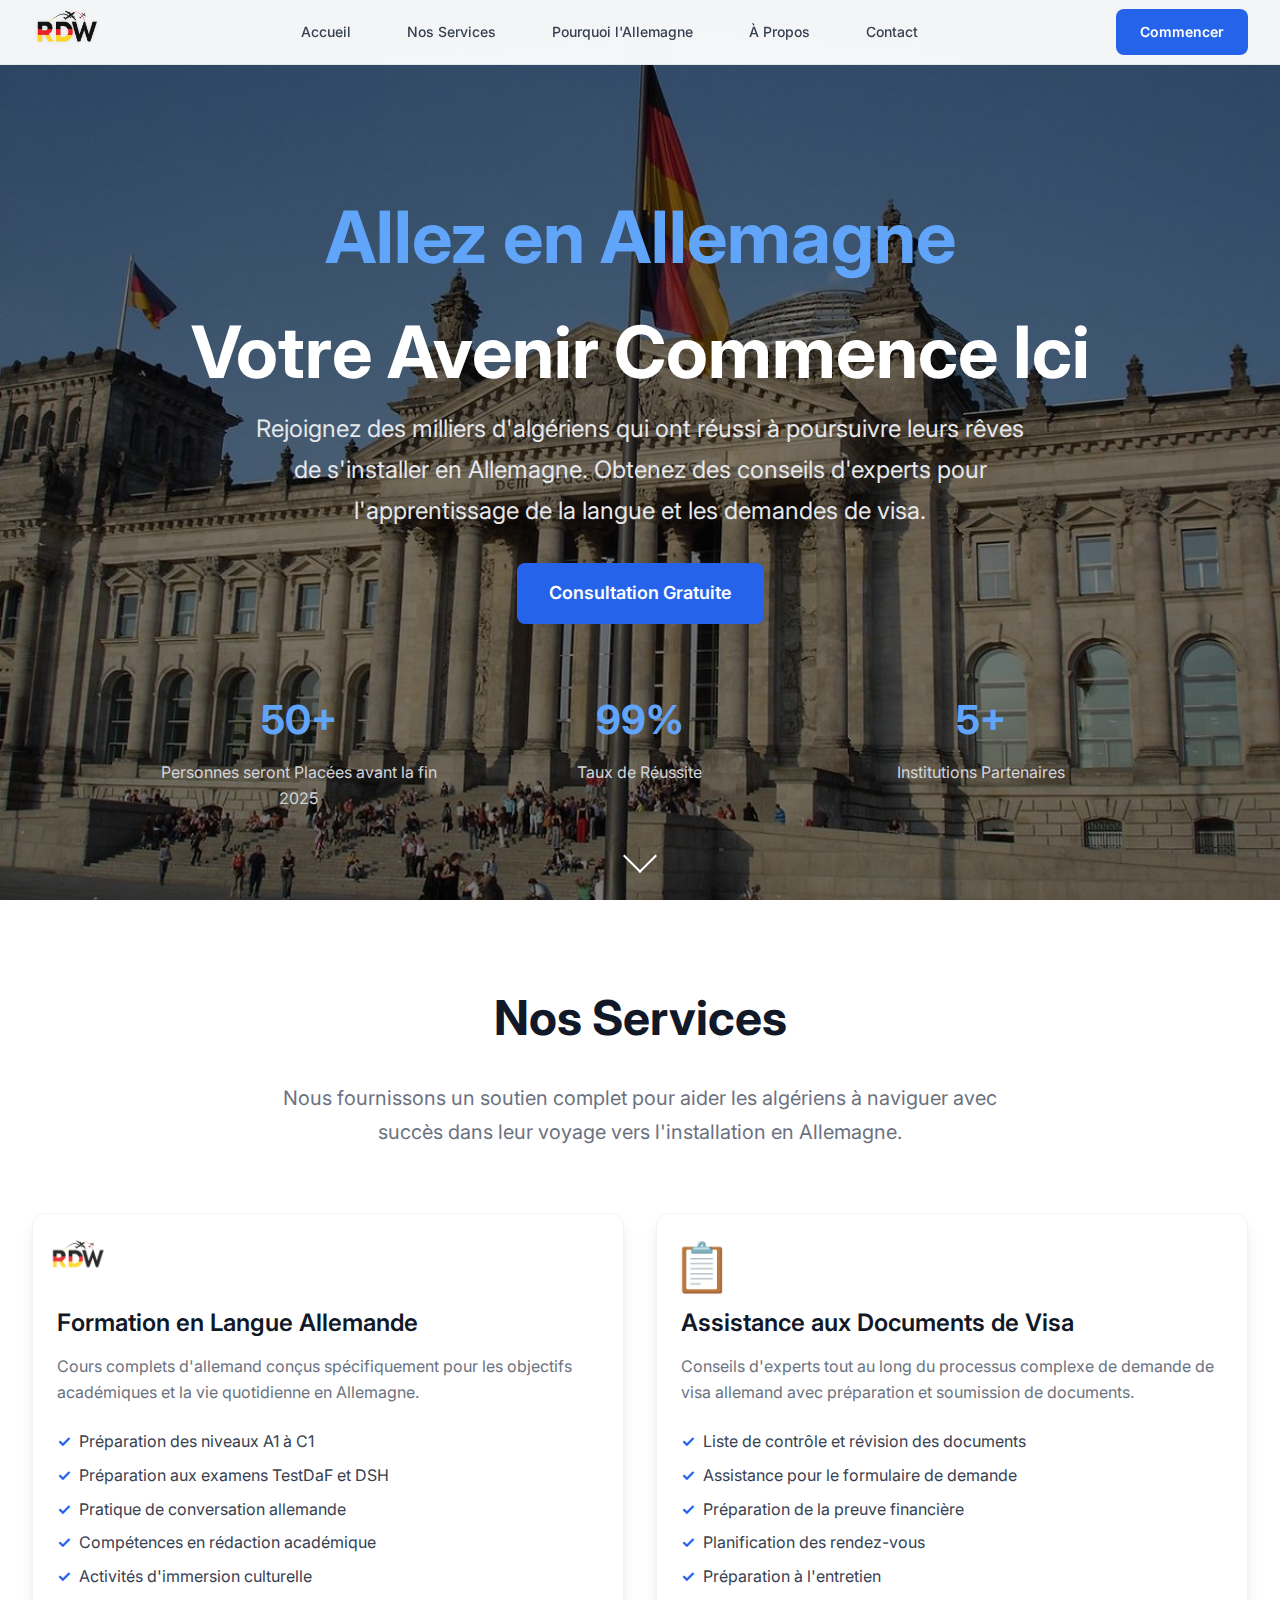
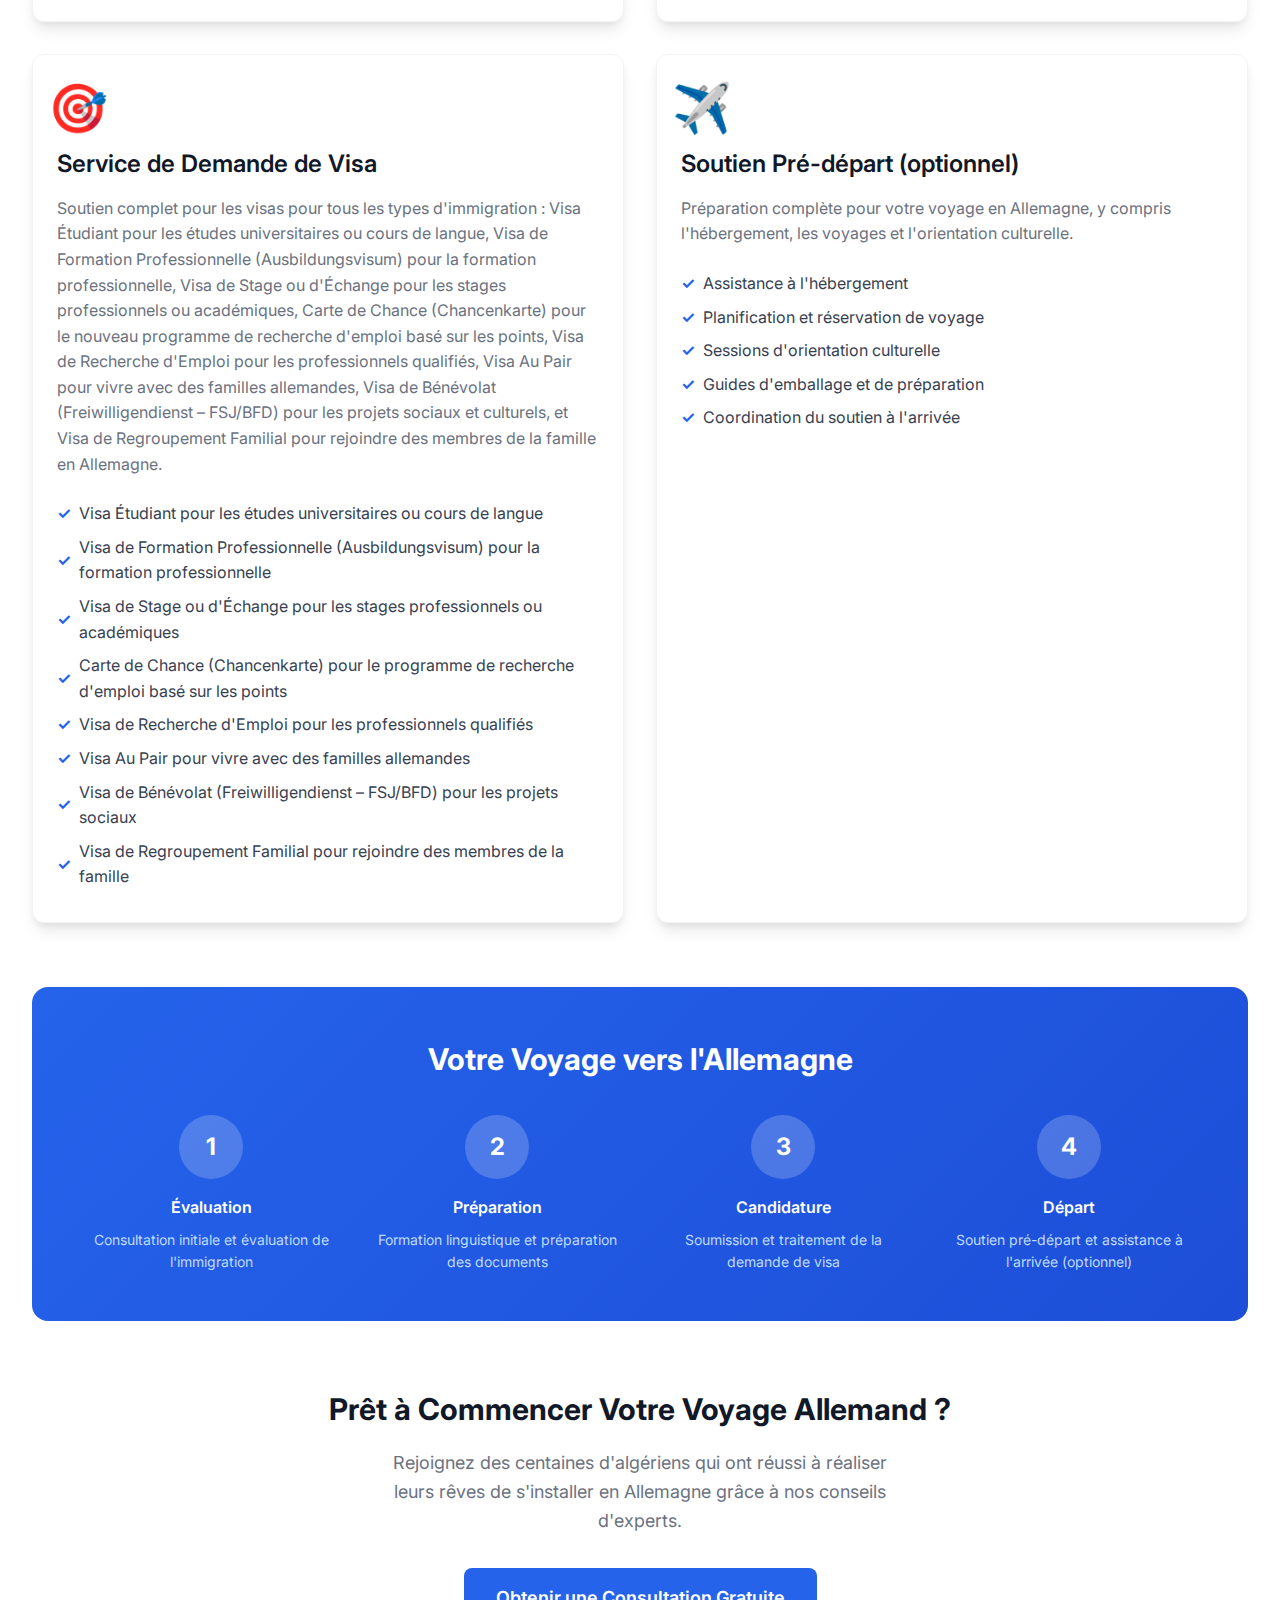
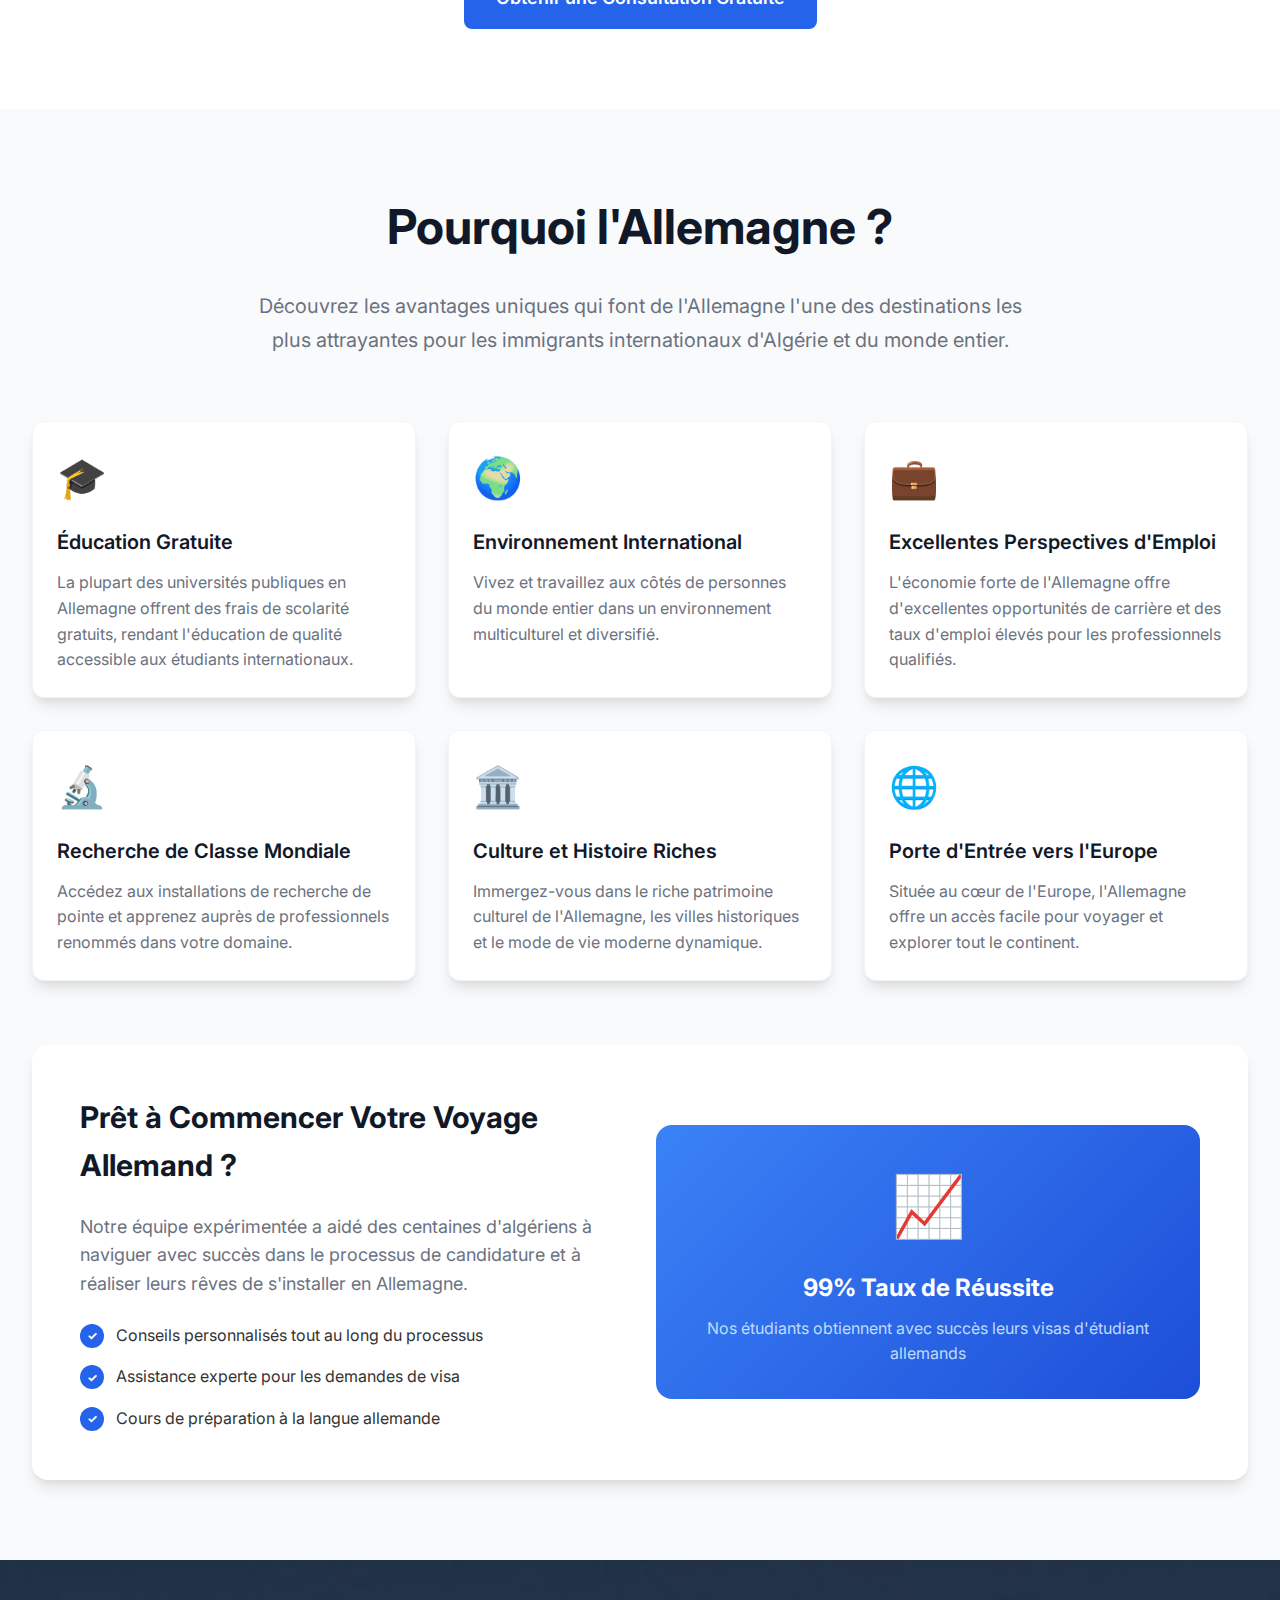
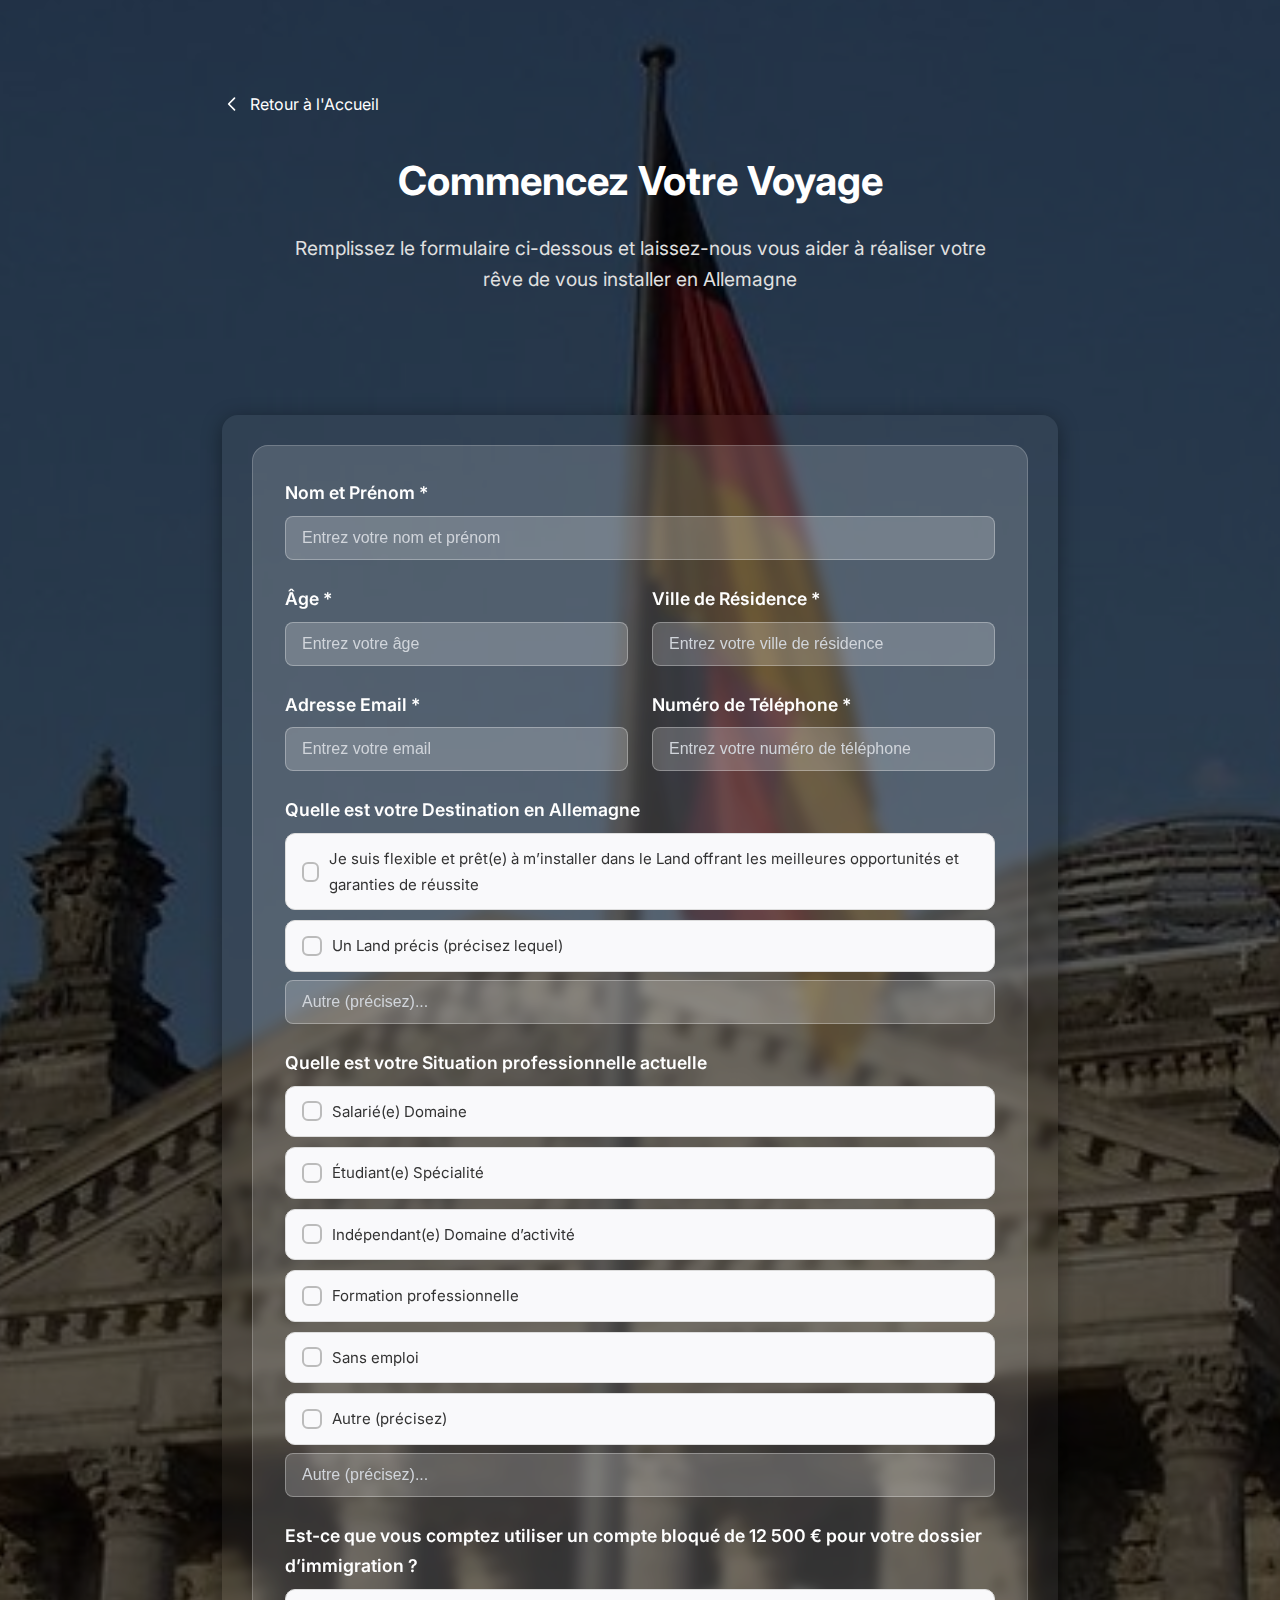
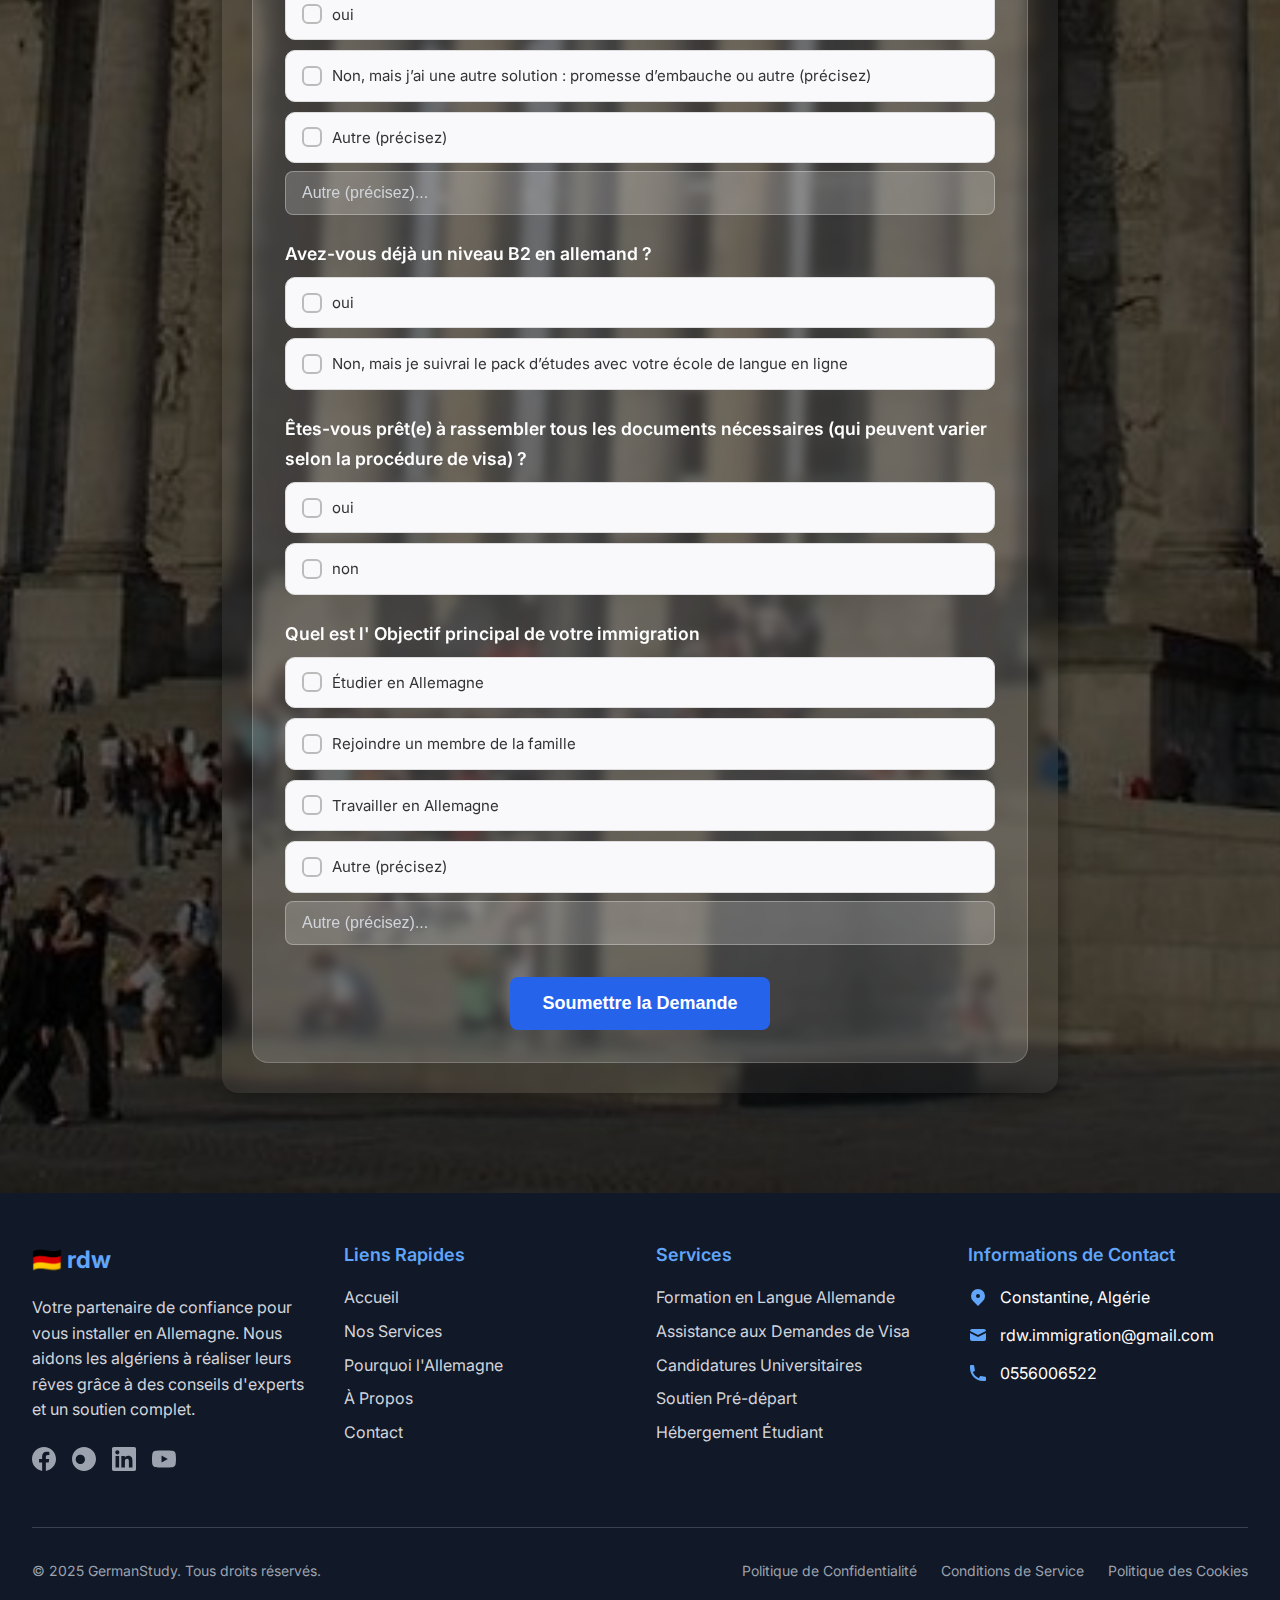
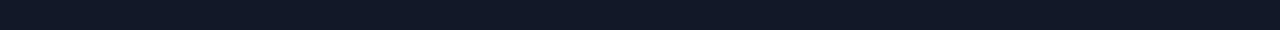
<file: index.html>
<!DOCTYPE html>
<html lang="fr">
<head>
    <meta charset="UTF-8">
    <meta name="viewport" content="width=device-width, initial-scale=1.0">
    <title>RDW immigration</title>
    <link rel="stylesheet" href="style.css">
    <link rel="preconnect" href="https://fonts.googleapis.com">
    <link rel="preconnect" href="https://fonts.gstatic.com" crossorigin>
    <link href="https://fonts.googleapis.com/css2?family=Inter:wght@300;400;500;600;700&display=swap" rel="stylesheet">
</head>
<body>
    <!-- Header -->
    <header class="header">
        <div class="container">
            <div class="header-content">
                <!-- Logo -->
                <div class="logo">
                    <img src="assets/logo.png" alt="GermanStudy Logo" class="logo-img">
                </div>

                <!-- Desktop Navigation -->
                <nav class="nav-desktop">
                    <a href="#home" class="nav-link">Accueil</a>
                    <a href="#services" class="nav-link">Nos Services</a>
                    <a href="#why-germany" class="nav-link">Pourquoi l'Allemagne</a>
                    <a href="#footer" class="nav-link">À Propos</a>
                    <a href="#footer" class="nav-link">Contact</a>
                </nav>

                <!-- CTA Button -->
                <div class="header-cta">
                    <a href="#form" class="btn btn-primary">Commencer</a>
                </div>

                <!-- Mobile menu button -->
                <button class="mobile-menu-btn" id="mobileMenuBtn">
                    <span class="hamburger"></span>
                    <span class="hamburger"></span>
                    <span class="hamburger"></span>
                </button>
            </div>

            <!-- Mobile Navigation -->
            <div class="nav-mobile" id="navMobile">
                <a href="#home" class="nav-link">Accueil</a>
                <a href="#services" class="nav-link">Nos Services</a>
                <a href="#why-germany" class="nav-link">Pourquoi l'Allemagne</a>
                <a href="#footer" class="nav-link">À Propos</a>
                <a href="#footer" class="nav-link">Contact</a>
                <a href="#form" class="btn btn-primary">Commencer</a>
            </div>
        </div>
    </header>

    <!-- Hero Section -->
    <section id="home" class="hero">
        <div class="hero-background">
            <div class="hero-overlay"></div>
        </div>
        
        <div class="hero-content">
            <h1 class="hero-title">
                <span class="hero-title-primary">Allez en Allemagne</span>
                <span class="hero-title-secondary">Votre Avenir Commence Ici</span>
            </h1>
            <p class="hero-description">
                Rejoignez des milliers d'algériens qui ont réussi à poursuivre leurs rêves de s'installer en Allemagne. 
                Obtenez des conseils d'experts pour l'apprentissage de la langue et les demandes de visa.
            </p>
            
            <div class="hero-buttons">
                <a href="#form" class="btn btn-primary btn-large">Consultation Gratuite</a>
                
            </div>

            <!-- Stats -->
            <div class="hero-stats">
                <div class="stat">
                    <div class="stat-number">50+</div>
                    <div class="stat-label">Personnes seront Placées avant la fin 2025</div>
                </div>
                <div class="stat">
                    <div class="stat-number">99%</div>
                    <div class="stat-label">Taux de Réussite</div>
                </div>
                <div class="stat">
                    <div class="stat-number">5+</div>
                    <div class="stat-label">Institutions Partenaires</div>
                </div>
            </div>
        </div>

        <!-- Scroll Indicator -->
        <div class="scroll-indicator">
            <div class="scroll-arrow"></div>
        </div>
    </section>

    <!-- Services Section -->
    <section id="services" class="services">
        <div class="container">
            <div class="section-header">
                <h2 class="section-title">Nos Services</h2>
                <p class="section-description">
                    Nous fournissons un soutien complet pour aider les algériens à naviguer avec succès dans leur voyage vers l'installation en Allemagne.
                </p>
            </div>

            <div class="services-grid">
                <div class="service-card">
                    <div class="service-icon"><img src="assets/logo.png" alt=""></div>
                    <h3 class="service-title">Formation en Langue Allemande</h3>
                    <p class="service-description">
                        Cours complets d'allemand conçus spécifiquement pour les objectifs académiques et la vie quotidienne en Allemagne.
                    </p>
                    <ul class="service-features">
                        <li>Préparation des niveaux A1 à C1</li>
                        <li>Préparation aux examens TestDaF et DSH</li>
                        <li>Pratique de conversation allemande</li>
                        <li>Compétences en rédaction académique</li>
                        <li>Activités d'immersion culturelle</li>
                    </ul>
                </div>

                <div class="service-card">
                    <div class="service-icon">📋</div>
                    <h3 class="service-title">Assistance aux Documents de Visa</h3>
                    <p class="service-description">
                        Conseils d'experts tout au long du processus complexe de demande de visa allemand avec préparation et soumission de documents.
                    </p>
                    <ul class="service-features">
                        <li>Liste de contrôle et révision des documents</li>
                        <li>Assistance pour le formulaire de demande</li>
                        <li>Préparation de la preuve financière</li>
                        <li>Planification des rendez-vous</li>
                        <li>Préparation à l'entretien</li>
                    </ul>
                </div>

                <div class="service-card">
                    <div class="service-icon">🎯</div>
                    <h3 class="service-title">Service de Demande de Visa</h3>
                    <p class="service-description">
                        Soutien complet pour les visas pour tous les types d'immigration : Visa Étudiant pour les études universitaires ou cours de langue, Visa de Formation Professionnelle (Ausbildungsvisum) pour la formation professionnelle, Visa de Stage ou d'Échange pour les stages professionnels ou académiques, Carte de Chance (Chancenkarte) pour le nouveau programme de recherche d'emploi basé sur les points, Visa de Recherche d'Emploi pour les professionnels qualifiés, Visa Au Pair pour vivre avec des familles allemandes, Visa de Bénévolat (Freiwilligendienst – FSJ/BFD) pour les projets sociaux et culturels, et Visa de Regroupement Familial pour rejoindre des membres de la famille en Allemagne.
                    </p>
                    <ul class="service-features">
                        <li>Visa Étudiant pour les études universitaires ou cours de langue</li>
                        <li>Visa de Formation Professionnelle (Ausbildungsvisum) pour la formation professionnelle</li>
                        <li>Visa de Stage ou d'Échange pour les stages professionnels ou académiques</li>
                        <li>Carte de Chance (Chancenkarte) pour le programme de recherche d'emploi basé sur les points</li>
                        <li>Visa de Recherche d'Emploi pour les professionnels qualifiés</li>
                        <li>Visa Au Pair pour vivre avec des familles allemandes</li>
                        <li>Visa de Bénévolat (Freiwilligendienst – FSJ/BFD) pour les projets sociaux</li>
                        <li>Visa de Regroupement Familial pour rejoindre des membres de la famille</li>
                    </ul>
                </div>

                <div class="service-card">
                    <div class="service-icon">✈️</div>
                    <h3 class="service-title">Soutien Pré-départ (optionnel)</h3>
                    <p class="service-description">
                        Préparation complète pour votre voyage en Allemagne, y compris l'hébergement, les voyages et l'orientation culturelle.
                    </p>
                    <ul class="service-features">
                        <li>Assistance à l'hébergement</li>
                        <li>Planification et réservation de voyage</li>
                        <li>Sessions d'orientation culturelle</li>
                        <li>Guides d'emballage et de préparation</li>
                        <li>Coordination du soutien à l'arrivée</li>
                    </ul>
                </div>
            </div>

            <!-- Process Overview -->
            <div class="process-section">
                <h3 class="process-title">Votre Voyage vers l'Allemagne</h3>
                <div class="process-steps">
                    <div class="process-step">
                        <div class="step-number">1</div>
                        <h4 class="step-title">Évaluation</h4>
                        <p class="step-description">Consultation initiale et évaluation de l'immigration</p>
                    </div>
                    <div class="process-step">
                        <div class="step-number">2</div>
                        <h4 class="step-title">Préparation</h4>
                        <p class="step-description">Formation linguistique et préparation des documents</p>
                    </div>
                    <div class="process-step">
                        <div class="step-number">3</div>
                        <h4 class="step-title">Candidature</h4>
                        <p class="step-description">Soumission et traitement de la demande de visa</p>
                    </div>
                    <div class="process-step">
                        <div class="step-number">4</div>
                        <h4 class="step-title">Départ</h4>
                        <p class="step-description">Soutien pré-départ et assistance à l'arrivée (optionnel)</p>
                    </div>
                </div>
            </div>

            <!-- CTA Section -->
            <div class="services-cta">
                <h3 class="cta-title">Prêt à Commencer Votre Voyage Allemand ?</h3>
                <p class="cta-description">
                    Rejoignez des centaines d'algériens qui ont réussi à réaliser leurs rêves de s'installer en Allemagne grâce à nos conseils d'experts.
                </p>
                <div class="cta-buttons">
                    <a href="#form" class="btn btn-primary btn-large">Obtenir une Consultation Gratuite</a>

                </div>
            </div>
        </div>
    </section>

    <!-- Why Germany Section -->
    <section id="why-germany" class="why-germany">
        <div class="container">
            <div class="section-header">
                <h2 class="section-title">Pourquoi l'Allemagne ?</h2>
                <p class="section-description">
                    Découvrez les avantages uniques qui font de l'Allemagne l'une des destinations les plus attrayantes pour les immigrants internationaux d'Algérie et du monde entier.
                </p>
            </div>

            <div class="benefits-grid">
                <div class="benefit-card">
                    <div class="benefit-icon">🎓</div>
                    <h3 class="benefit-title">Éducation Gratuite</h3>
                    <p class="benefit-description">
                        La plupart des universités publiques en Allemagne offrent des frais de scolarité gratuits, rendant l'éducation de qualité accessible aux étudiants internationaux.
                    </p>
                </div>

                <div class="benefit-card">
                    <div class="benefit-icon">🌍</div>
                    <h3 class="benefit-title">Environnement International</h3>
                    <p class="benefit-description">
                        Vivez et travaillez aux côtés de personnes du monde entier dans un environnement multiculturel et diversifié.
                    </p>
                </div>

                <div class="benefit-card">
                    <div class="benefit-icon">💼</div>
                    <h3 class="benefit-title">Excellentes Perspectives d'Emploi</h3>
                    <p class="benefit-description">
                        L'économie forte de l'Allemagne offre d'excellentes opportunités de carrière et des taux d'emploi élevés pour les professionnels qualifiés.
                    </p>
                </div>

                <div class="benefit-card">
                    <div class="benefit-icon">🔬</div>
                    <h3 class="benefit-title">Recherche de Classe Mondiale</h3>
                    <p class="benefit-description">
                        Accédez aux installations de recherche de pointe et apprenez auprès de professionnels renommés dans votre domaine.
                    </p>
                </div>

                <div class="benefit-card">
                    <div class="benefit-icon">🏛️</div>
                    <h3 class="benefit-title">Culture et Histoire Riches</h3>
                    <p class="benefit-description">
                        Immergez-vous dans le riche patrimoine culturel de l'Allemagne, les villes historiques et le mode de vie moderne dynamique.
                    </p>
                </div>

                <div class="benefit-card">
                    <div class="benefit-icon">🌐</div>
                    <h3 class="benefit-title">Porte d'Entrée vers l'Europe</h3>
                    <p class="benefit-description">
                        Située au cœur de l'Europe, l'Allemagne offre un accès facile pour voyager et explorer tout le continent.
                    </p>
                </div>
            </div>

            <!-- Additional Info -->
            <div class="additional-info">
                <div class="info-content">
                    <div class="info-text">
                        <h3 class="info-title">Prêt à Commencer Votre Voyage Allemand ?</h3>
                        <p class="info-description">
                            Notre équipe expérimentée a aidé des centaines d'algériens à naviguer avec succès dans le processus de candidature et à réaliser leurs rêves de s'installer en Allemagne.
                        </p>
                        <div class="info-features">
                            <div class="info-feature">
                                <div class="feature-icon">✓</div>
                                <span>Conseils personnalisés tout au long du processus</span>
                            </div>
                            <div class="info-feature">
                                <div class="feature-icon">✓</div>
                                <span>Assistance experte pour les demandes de visa</span>
                            </div>
                            <div class="info-feature">
                                <div class="feature-icon">✓</div>
                                <span>Cours de préparation à la langue allemande</span>
                            </div>
                        </div>
                    </div>
                    <div class="info-stats">
                        <div class="stats-card">
                            <div class="stats-icon">📈</div>
                            <h4 class="stats-title">99% Taux de Réussite</h4>
                            <p class="stats-description">
                                Nos étudiants obtiennent avec succès leurs visas d'étudiant allemands
                            </p>
                        </div>
                    </div>
                </div>
            </div>
        </div>
    </section>

    <!-- Form Section -->
    <section id="form" class="form-section">
        <div class="form-background">
            <div class="form-overlay"></div>
        </div>

        <div class="container">
            <div class="form-header">
                <a href="#home" class="back-link">
                    <svg class="back-icon" fill="none" stroke="currentColor" viewBox="0 0 24 24">
                        <path stroke-linecap="round" stroke-linejoin="round" stroke-width="2" d="M15 19l-7-7 7-7" />
                    </svg>
                    Retour à l'Accueil
                </a>
                
                <div class="form-title-section">
                    <h1 class="form-title">Commencez Votre Voyage</h1>
                    <p class="form-description">
                        Remplissez le formulaire ci-dessous et laissez-nous vous aider à réaliser votre rêve de vous installer en Allemagne
                    </p>
                </div>
            </div>

            <!-- Success Message -->
            <div class="success-message" id="successMessage">
                <div class="success-content">
                    <p class="success-text">✅ Votre candidature a été soumise avec succès</p>
                </div>
            </div>

            <!-- Form -->
            <div class="form-container">
                <form id="userForm" class="user-form">
                    <!-- Full Name -->
                    <div class="form-group">
                        <label class="form-label">Nom et Prénom *</label>
                        <input
                            type="text"
                            name="fullName"
                            required
                            class="form-input"
                            placeholder="Entrez votre nom et prénom"
                        />
                    </div>

                    <!-- Age and City -->
                    <div class="form-row">
                        <div class="form-group">
                            <label class="form-label">Âge *</label>
                            <input
                                type="number"
                                name="age"
                                required
                                min="16"
                                max="100"
                                class="form-input"
                                placeholder="Entrez votre âge"
                            />
                        </div>
                        
                        <div class="form-group">
                            <label class="form-label">Ville de Résidence *</label>
                            <input
                                type="text"
                                name="city"
                                required
                                class="form-input"
                                placeholder="Entrez votre ville de résidence"
                            />
                        </div>
                    </div>

                    <!-- Email and Phone -->
                    <div class="form-row">
                        <div class="form-group">
                            <label class="form-label">Adresse Email *</label>
                            <input
                                type="email"
                                name="email"
                                required
                                class="form-input"
                                placeholder="Entrez votre email"
                            />
                        </div>
                        
                        <div class="form-group">
                            <label class="form-label">Numéro de Téléphone *</label>
                            <input
                                type="tel"
                                name="phone"
                                required
                                class="form-input"
                                placeholder="Entrez votre numéro de téléphone"
                            />
                        </div>
                    </div>
                    <!-- Destination en Allemagne -->
<div class="form-group">
  <label class="form-label">Quelle est votre Destination en Allemagne</label>
  <div class="checkbox-group" data-require="true">
    <label class="checkbox-option">
      <input type="checkbox" name="destination" value="Je suis flexible et prêt(e) à m’installer dans le Land offrant les meilleures opportunités et garanties de réussite">
      <span>Je suis flexible et prêt(e) à m’installer dans le Land offrant les meilleures opportunités et garanties de réussite</span>
    </label>
    <label class="checkbox-option">
      <input type="checkbox" name="destination" value="Autre…">
      <span>Un Land précis (précisez lequel)</span>
    </label>
  </div>
  <input type="text" name="destinationOther" class="form-input form-input-other" placeholder="Autre (précisez)...">
</div>

<!-- Situation Professionnelle Actuelle -->
<div class="form-group">
  <label class="form-label">Quelle est votre Situation professionnelle actuelle</label>
  <div class="checkbox-group" data-require="true">
    <label class="checkbox-option"><input type="checkbox" name="professionalSituation" value="Salarié(e) Domaine"><span>Salarié(e) Domaine</span></label>
    <label class="checkbox-option"><input type="checkbox" name="professionalSituation" value="Étudiant(e) Spécialité"><span>Étudiant(e) Spécialité</span></label>
    <label class="checkbox-option"><input type="checkbox" name="professionalSituation" value="Indépendant(e) Domaine d’activité"><span>Indépendant(e) Domaine d’activité</span></label>
    <label class="checkbox-option"><input type="checkbox" name="professionalSituation" value="Formation professionnelle"><span>Formation professionnelle</span></label>
    <label class="checkbox-option"><input type="checkbox" name="professionalSituation" value="Sans emploi"><span>Sans emploi</span></label>
    <label class="checkbox-option">
      <input type="checkbox" name="professionalSituation" value="Autre…">
      <span>Autre (précisez)</span>
    </label>
  </div>
  <input type="text" name="professionalSituationOther" class="form-input form-input-other" placeholder="Autre (précisez)...">
</div>

<!-- Financement -->
<div class="form-group">
  <label class="form-label">Est-ce que vous comptez utiliser un compte bloqué de 12 500 € pour votre dossier d’immigration ?</label>
  <div class="checkbox-group" data-require="true">
    <label class="checkbox-option"><input type="checkbox" name="funding" value="oui"><span>oui</span></label>
    <label class="checkbox-option"><input type="checkbox" name="funding" value="Non, mais j’ai une autre solution : promesse d’embauche ou autre (précisez)"><span>Non, mais j’ai une autre solution : promesse d’embauche ou autre (précisez)</span></label>
    <label class="checkbox-option">
      <input type="checkbox" name="funding" value="Autre…">
      <span>Autre (précisez)</span>
    </label>
  </div>
  <input type="text" name="fundingOther" class="form-input form-input-other" placeholder="Autre (précisez)...">
</div>

<!-- Éligibilité Linguistique -->
<div class="form-group">
  <label class="form-label">Avez-vous déjà un niveau B2 en allemand ?</label>
  <div class="checkbox-group" data-require="true">
    <label class="checkbox-option"><input type="checkbox" name="languageEligibility" value="oui"><span>oui</span></label>
    <label class="checkbox-option"><input type="checkbox" name="languageEligibility" value="Non, mais je suivrai le pack d’études avec votre école de langue en ligne"><span>Non, mais je suivrai le pack d’études avec votre école de langue en ligne</span></label>
    <!-- Pas besoin d'Autre ici si tu veux forcer un choix -->
  </div>
</div>

<!-- Préparation du Dossier -->
<div class="form-group">
  <label class="form-label">Êtes-vous prêt(e) à rassembler tous les documents nécessaires (qui peuvent varier selon la procédure de visa) ?</label>
  <div class="checkbox-group" data-require="true">
    <label class="checkbox-option"><input type="checkbox" name="documentPreparation" value="oui"><span>oui</span></label>
    <label class="checkbox-option"><input type="checkbox" name="documentPreparation" value="non"><span>non</span></label>
    <!-- Ici non plus pas besoin d'Autre -->
  </div>
</div>

<!-- Objectif Principal -->
<div class="form-group">
  <label class="form-label">Quel est l' Objectif principal de votre immigration</label>
  <div class="checkbox-group" data-require="true">
    <label class="checkbox-option">
      <input type="checkbox" name="mainObjective" value="Étudier en Allemagne">
      <span>Étudier en Allemagne</span>
    </label>
    <label class="checkbox-option">
      <input type="checkbox" name="mainObjective" value="Rejoindre un membre de la famille">
      <span>Rejoindre un membre de la famille</span>
    </label>
    <label class="checkbox-option">
      <input type="checkbox" name="mainObjective" value="Travailler en Allemagne">
      <span>Travailler en Allemagne</span>
    </label>
    <label class="checkbox-option">
      <input type="checkbox" name="mainObjective" value="Autre…">
      <span>Autre (précisez)</span>
    </label>
  </div>
  <input type="text" name="mainObjectiveOther" class="form-input form-input-other" placeholder="Autre (précisez)...">
</div>




                    <div class="form-submit">
                        <button type="submit" class="btn btn-primary btn-large" id="submitBtn">
                            Soumettre la Demande
                        </button>
                    </div>
                </form>
            </div>
        </div>
    </section>

    <!-- Footer -->
    <footer id="footer" class="footer">
        <div class="container">
            <div class="footer-content">
                <!-- Company Info -->
                <div class="footer-section">
                    <div class="footer-logo">
                        <h3 class="footer-title">🇩🇪 rdw</h3>
                    </div>
                    <p class="footer-description">
                        Votre partenaire de confiance pour vous installer en Allemagne. Nous aidons les algériens à réaliser leurs rêves grâce à des conseils d'experts et un soutien complet.
                    </p>
                    <div class="social-links">
                        <a href="#" class="social-link" aria-label="Facebook">
                            <svg fill="currentColor" viewBox="0 0 24 24">
                                <path d="M24 12.073c0-6.627-5.373-12-12-12s-12 5.373-12 12c0 5.99 4.388 10.954 10.125 11.854v-8.385H7.078v-3.47h3.047V9.43c0-3.007 1.792-4.669 4.533-4.669 1.312 0 2.686.235 2.686.235v2.953H15.83c-1.491 0-1.956.925-1.956 1.874v2.25h3.328l-.532 3.47h-2.796v8.385C19.612 23.027 24 18.062 24 12.073z"/>
                            </svg>
                        </a>
                        <a href="#" class="social-link" aria-label="Instagram">
                            <svg fill="currentColor" viewBox="0 0 24 24">
                                <path d="M12.017 0C5.396 0 .029 5.367.029 11.987c0 6.62 5.367 11.987 11.988 11.987 6.62 0 11.987-5.367 11.987-11.987C24.014 5.367 18.637.001 12.017.001zM8.449 16.988c-1.297 0-2.448-.49-3.323-1.297C4.198 14.895 3.708 13.744 3.708 12.447s.49-2.448 1.297-3.323c.875-.807 2.026-1.297 3.323-1.297s2.448.49 3.323 1.297c.807.875 1.297 2.026 1.297 3.323s-.49 2.448-1.297 3.323c-.875.807-2.026 1.297-3.323 1.297zm7.83-9.781c-.49 0-.98.196-1.353.569-.373.373-.569.863-.569 1.353s.196.98.569 1.353c.373.373.863.569 1.353.569s.98-.196 1.353-.569c.373-.373.569-.863.569-1.353s-.196-.98-.569-1.353c-.373-.373-.863-.569-1.353-.569z"/>
                            </svg>
                        </a>
                        <a href="#" class="social-link" aria-label="LinkedIn">
                            <svg fill="currentColor" viewBox="0 0 24 24">
                                <path d="M20.447 20.452h-3.554v-5.569c0-1.328-.027-3.037-1.852-3.037-1.853 0-2.136 1.445-2.136 2.939v5.667H9.351V9h3.414v1.561h.046c.477-.9 1.637-1.85 3.37-1.85 3.601 0 4.267 2.37 4.267 5.455v6.286zM5.337 7.433c-1.144 0-2.063-.926-2.063-2.065 0-1.138.92-2.063 2.063-2.063 1.14 0 2.064.925 2.064 2.063 0 1.139-.925 2.065-2.064 2.065zm1.782 13.019H3.555V9h3.564v11.452zM22.225 0H1.771C.792 0 0 .774 0 1.729v20.542C0 23.227.792 24 1.771 24h20.451C23.2 24 24 23.227 24 22.271V1.729C24 .774 23.2 0 22.222 0h.003z"/>
                            </svg>
                        </a>
                        <a href="#" class="social-link" aria-label="YouTube">
                            <svg fill="currentColor" viewBox="0 0 24 24">
                                <path d="M23.498 6.186a3.016 3.016 0 0 0-2.122-2.136C19.505 3.545 12 3.545 12 3.545s-7.505 0-9.377.505A3.017 3.017 0 0 0 .502 6.186C0 8.07 0 12 0 12s0 3.93.502 5.814a3.016 3.016 0 0 0 2.122 2.136c1.871.505 9.376.505 9.376.505s7.505 0 9.377-.505a3.015 3.015 0 0 0 2.122-2.136C24 15.93 24 12 24 12s0-3.93-.502-5.814zM9.545 15.568V8.432L15.818 12l-6.273 3.568z"/>
                            </svg>
                        </a>
                    </div>
                </div>

                <!-- Quick Links -->
                <div class="footer-section">
                    <h4 class="footer-section-title">Liens Rapides</h4>
                    <ul class="footer-links">
                        <li><a href="#home">Accueil</a></li>
                        <li><a href="#services">Nos Services</a></li>
                        <li><a href="#why-germany">Pourquoi l'Allemagne</a></li>
                        <li><a href="#about">À Propos</a></li>
                        <li><a href="#contact">Contact</a></li>
                    </ul>
                </div>

                <!-- Services -->
                <div class="footer-section">
                    <h4 class="footer-section-title">Services</h4>
                    <ul class="footer-links">
                        <li><a href="#">Formation en Langue Allemande</a></li>
                        <li><a href="#">Assistance aux Demandes de Visa</a></li>
                        <li><a href="#">Candidatures Universitaires</a></li>
                        <li><a href="#">Soutien Pré-départ</a></li>
                        <li><a href="#">Hébergement Étudiant</a></li>
                    </ul>
                </div>

                <!-- Contact Info -->
                <div class="footer-section">
                    <h4 class="footer-section-title">Informations de Contact</h4>
                    <div class="contact-info">
                        <div class="contact-item">
                            <svg class="contact-icon" fill="currentColor" viewBox="0 0 20 20">
                                <path fill-rule="evenodd" d="M5.05 4.05a7 7 0 119.9 9.9L10 18.9l-4.95-4.95a7 7 0 010-9.9zM10 11a2 2 0 100-4 2 2 0 000 4z" clip-rule="evenodd" />
                            </svg>
                            <span>Constantine, Algérie</span>
                        </div>
                        <div class="contact-item">
                            <svg class="contact-icon" fill="currentColor" viewBox="0 0 20 20">
                                <path d="M2.003 5.884L10 9.882l7.997-3.998A2 2 0 0016 4H4a2 2 0 00-1.997 1.884z" />
                                <path d="M18 8.118l-8 4-8-4V14a2 2 0 002 2h12a2 2 0 002-2V8.118z" />
                            </svg>
                            <span>rdw.immigration@gmail.com</span>
                        </div>
                        <div class="contact-item">
                            <svg class="contact-icon" fill="currentColor" viewBox="0 0 20 20">
                                <path d="M2 3a1 1 0 011-1h2.153a1 1 0 01.986.836l.74 4.435a1 1 0 01-.54 1.06l-1.548.773a11.037 11.037 0 006.105 6.105l.774-1.548a1 1 0 011.059-.54l4.435.74a1 1 0 01.836.986V17a1 1 0 01-1 1h-2C7.82 18 2 12.18 2 5V3z" />
                            </svg>
                            <span>0556006522</span>
                        </div>
                    </div>
                </div>
            </div>

            <!-- Bottom Bar -->
            <div class="footer-bottom">
                <p class="footer-copyright">© 2025 GermanStudy. Tous droits réservés.</p>
                <div class="footer-legal">
                    <a href="confidentialite.html" class="legal-link">Politique de Confidentialité</a>
                    <a href="conditions.html" class="legal-link">Conditions de Service</a>
                    <a href="#" class="legal-link">Politique des Cookies</a>
</div>

            </div>
        </div>
    </footer>

    <script src="script.js"></script>
</body>
</html>
</file>
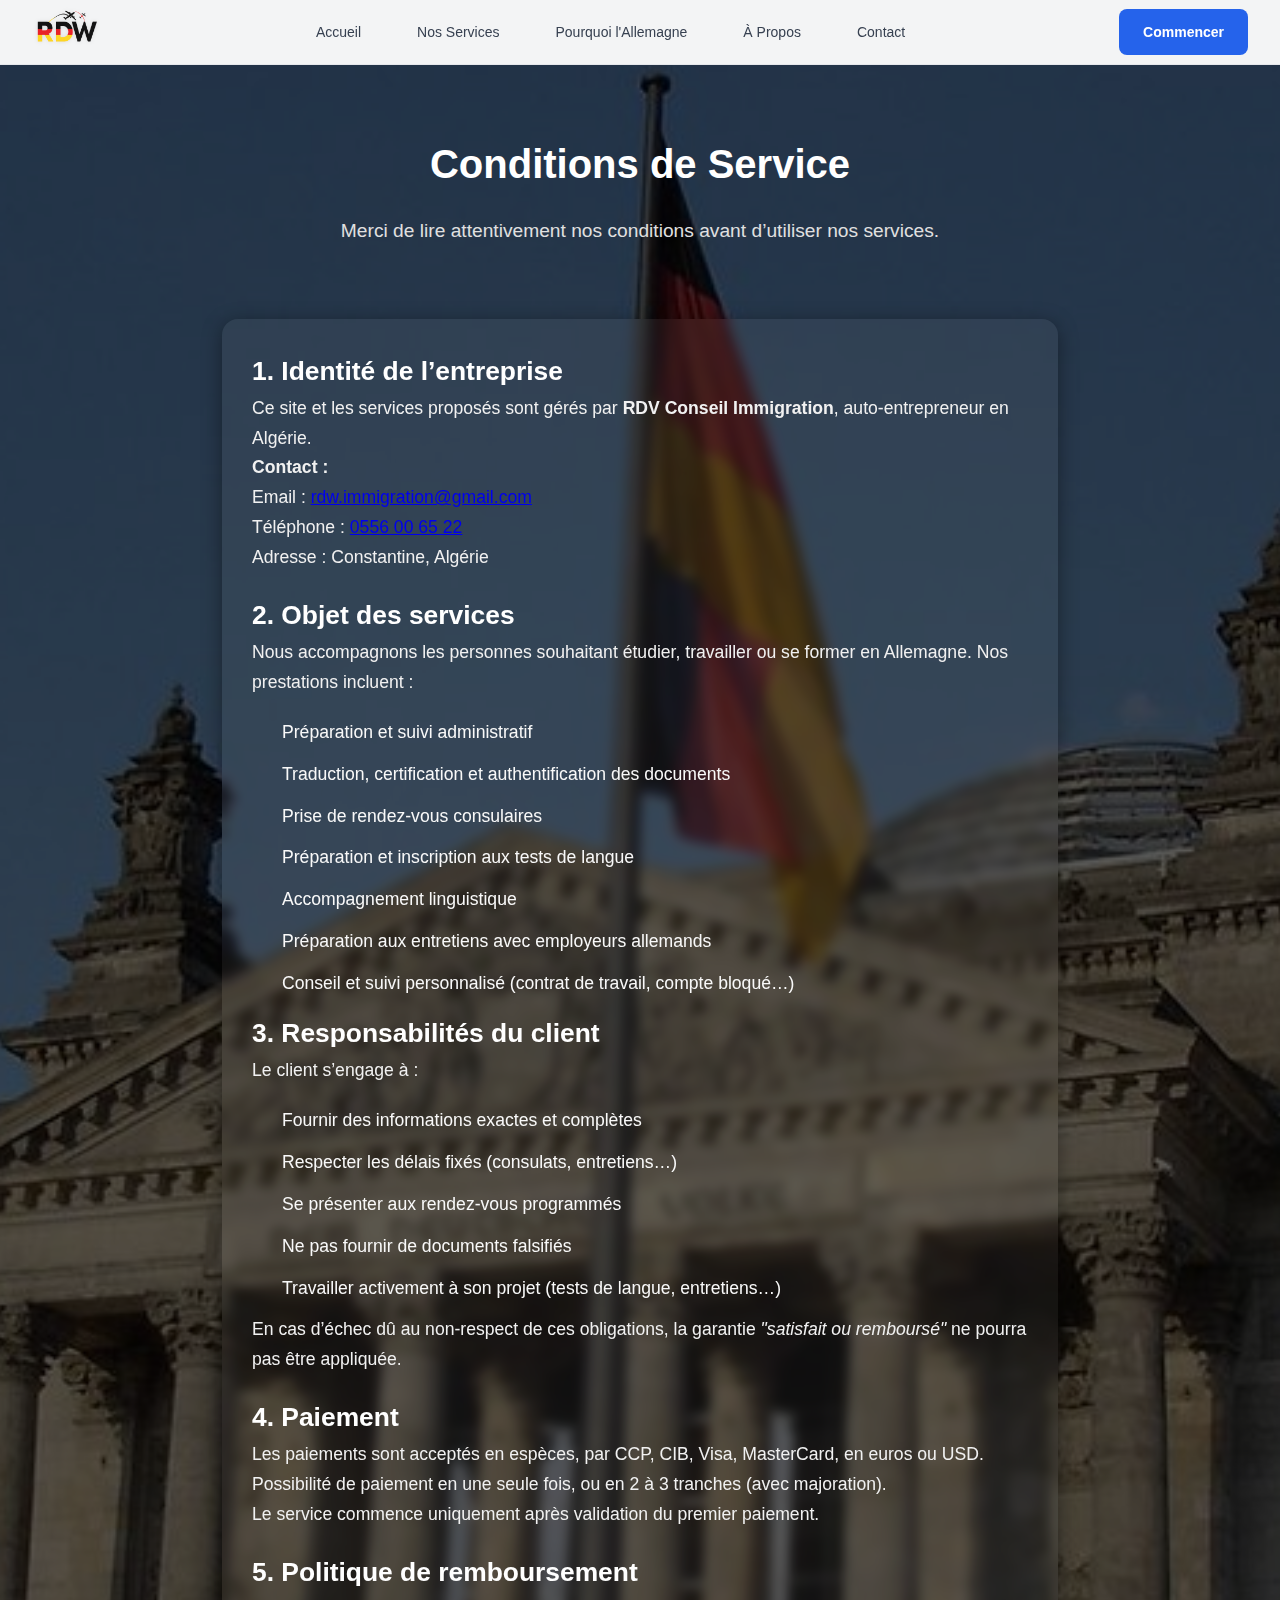
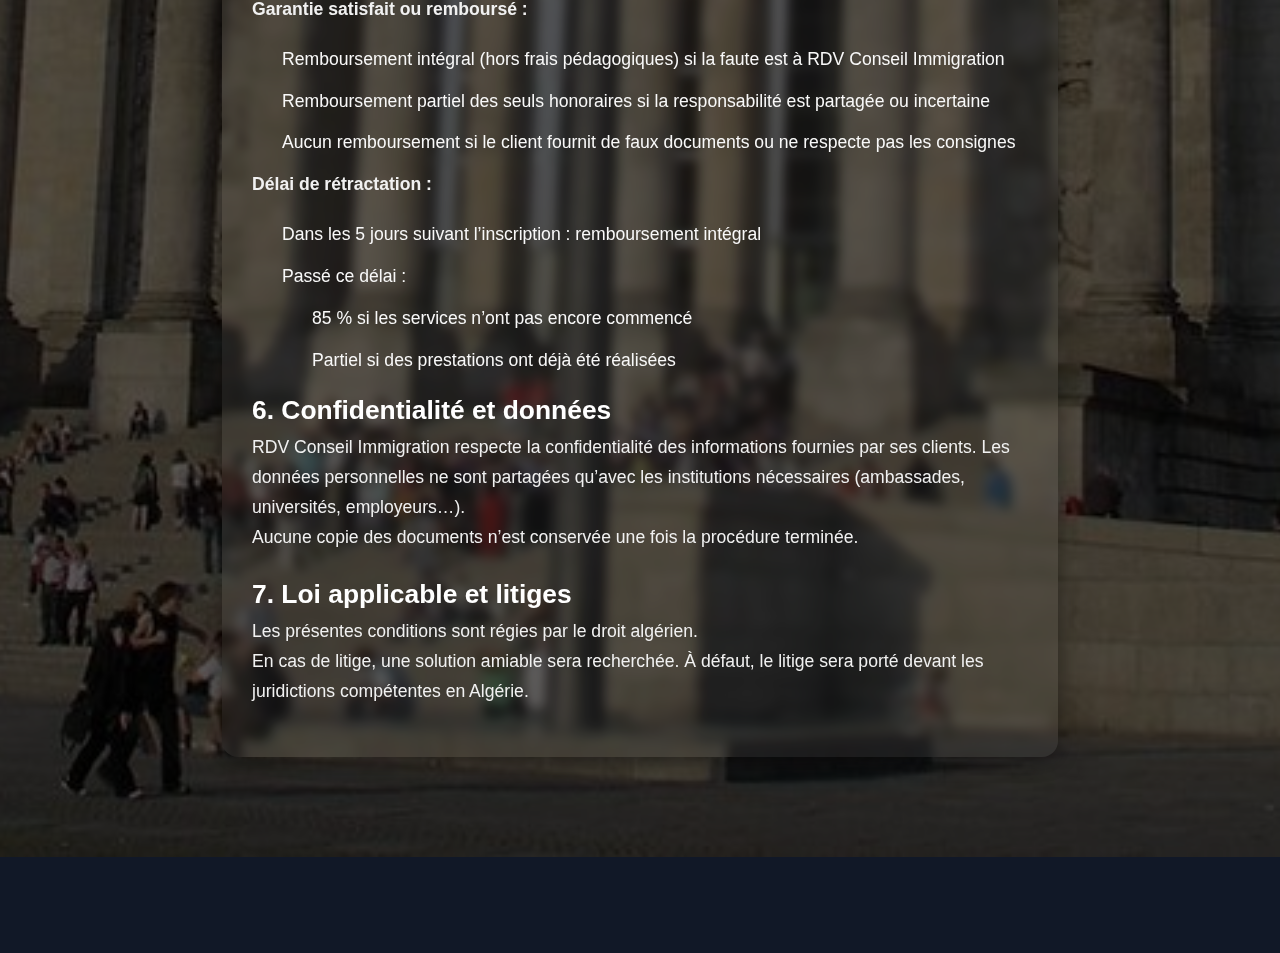
<file: conditions.html>
<!DOCTYPE html>
<html lang="fr">
<head>
  <meta charset="UTF-8">
  <meta name="viewport" content="width=device-width, initial-scale=1.0">
  <title>Conditions de Service - RDW Immigration</title>
  <link rel="stylesheet" href="style.css">
</head>
<body>
  <!-- Navbar identique -->
  <header class="header">
    <div class="container">
      <div class="header-content">
        <div class="logo">
          <img src="assets/logo.png" alt="RDW Logo" class="logo-img">
        </div>
        <nav class="nav-desktop">
          <a href="index.html#home" class="nav-link">Accueil</a>
          <a href="index.html#services" class="nav-link">Nos Services</a>
          <a href="index.html#why-germany" class="nav-link">Pourquoi l'Allemagne</a>
          <a href="index.html#footer" class="nav-link">À Propos</a>
          <a href="index.html#footer" class="nav-link">Contact</a>
        </nav>
        <div class="header-cta">
          <a href="index.html#form" class="btn btn-primary">Commencer</a>
        </div>
      </div>
    </div>
  </header>

  <!-- Section Conditions -->
  <section class="form-section">
    <div class="form-background">
      <div class="form-overlay"></div>
    </div>
    <div class="container">
      <div class="form-header">
        <h1 class="form-title">Conditions de Service</h1>
        <p class="form-description">
          Merci de lire attentivement nos conditions avant d’utiliser nos services.
        </p>
      </div>

      <div class="form-container">
        <h2>1. Identité de l’entreprise</h2>
        <p>
          Ce site et les services proposés sont gérés par <strong>RDV Conseil Immigration</strong>, auto-entrepreneur en Algérie.<br>
          <strong>Contact :</strong><br>
          Email : <a href="mailto:rdw.immigration@gmail.com">rdw.immigration@gmail.com</a><br>
          Téléphone : <a href="tel:+213556006522">0556 00 65 22</a><br>
          Adresse : Constantine, Algérie
        </p>

        <h2>2. Objet des services</h2>
        <p>Nous accompagnons les personnes souhaitant étudier, travailler ou se former en Allemagne. Nos prestations incluent :</p>
        <ul>
          <li>Préparation et suivi administratif</li>
          <li>Traduction, certification et authentification des documents</li>
          <li>Prise de rendez-vous consulaires</li>
          <li>Préparation et inscription aux tests de langue</li>
          <li>Accompagnement linguistique</li>
          <li>Préparation aux entretiens avec employeurs allemands</li>
          <li>Conseil et suivi personnalisé (contrat de travail, compte bloqué…)</li>
        </ul>

        <h2>3. Responsabilités du client</h2>
        <p>Le client s’engage à :</p>
        <ul>
          <li>Fournir des informations exactes et complètes</li>
          <li>Respecter les délais fixés (consulats, entretiens…)</li>
          <li>Se présenter aux rendez-vous programmés</li>
          <li>Ne pas fournir de documents falsifiés</li>
          <li>Travailler activement à son projet (tests de langue, entretiens…)</li>
        </ul>
        <p>
           En cas d’échec dû au non-respect de ces obligations, 
          la garantie <em>"satisfait ou remboursé"</em> ne pourra pas être appliquée.
        </p>

        <h2>4. Paiement</h2>
        <p>
          Les paiements sont acceptés en espèces, par CCP, CIB, Visa, MasterCard, en euros ou USD.<br>
          Possibilité de paiement en une seule fois, ou en 2 à 3 tranches (avec majoration).<br>
           Le service commence uniquement après validation du premier paiement.
        </p>

        <h2>5. Politique de remboursement</h2>
        <p><strong>Garantie satisfait ou remboursé :</strong></p>
        <ul>
          <li>Remboursement intégral (hors frais pédagogiques) si la faute est à RDV Conseil Immigration</li>
          <li>Remboursement partiel des seuls honoraires si la responsabilité est partagée ou incertaine</li>
          <li>Aucun remboursement si le client fournit de faux documents ou ne respecte pas les consignes</li>
        </ul>
        <p><strong>Délai de rétractation :</strong></p>
        <ul>
          <li>Dans les 5 jours suivant l’inscription : remboursement intégral</li>
          <li>Passé ce délai :
            <ul>
              <li>85 % si les services n’ont pas encore commencé</li>
              <li>Partiel si des prestations ont déjà été réalisées</li>
            </ul>
          </li>
        </ul>

        <h2>6. Confidentialité et données</h2>
        <p>
          RDV Conseil Immigration respecte la confidentialité des informations fournies par ses clients.  
          Les données personnelles ne sont partagées qu’avec les institutions nécessaires (ambassades, universités, employeurs…).<br>
          Aucune copie des documents n’est conservée une fois la procédure terminée.
        </p>

        <h2>7. Loi applicable et litiges</h2>
        <p>
          Les présentes conditions sont régies par le droit algérien.<br>
          En cas de litige, une solution amiable sera recherchée.  
          À défaut, le litige sera porté devant les juridictions compétentes en Algérie.
        </p>
      </div>
    </div>
  </section>

  <!-- Footer identique -->
  <footer id="footer" class="footer">
    <!-- copie du footer de index.html -->
  </footer>

  <script src="script.js"></script>
</body>
</html>
</file>
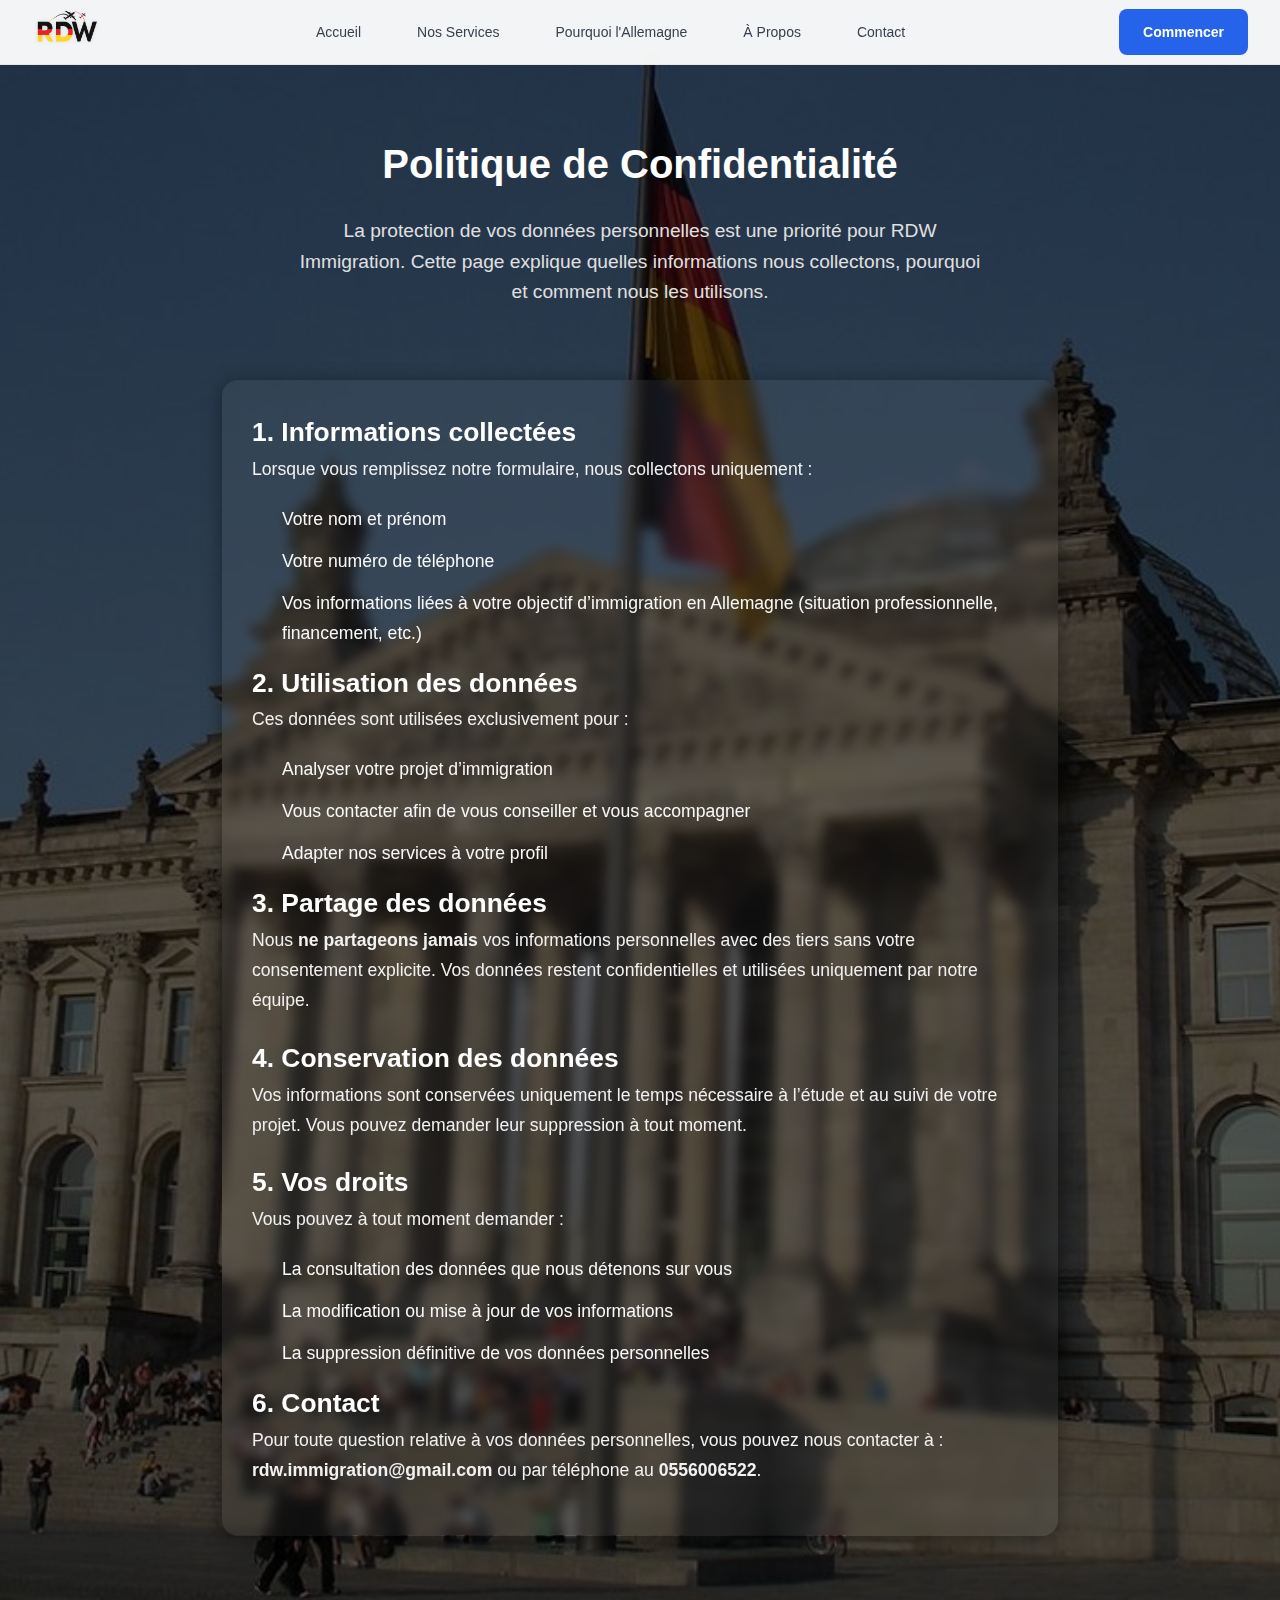
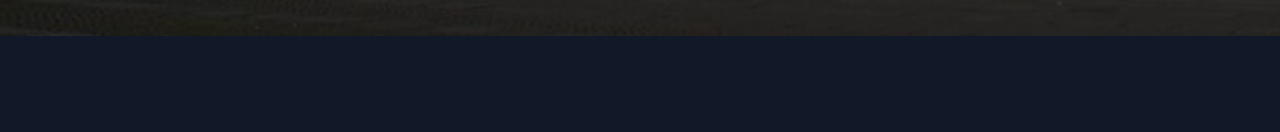
<file: confidentialite.html>
<!DOCTYPE html>
<html lang="fr">
<head>
  <meta charset="UTF-8">
  <meta name="viewport" content="width=device-width, initial-scale=1.0">
  <title>Politique de Confidentialité - RDW Immigration</title>
  <link rel="stylesheet" href="style.css">
</head>
<body>
  <!-- Inclure la même navbar -->
  <header class="header">
    <div class="container">
      <div class="header-content">
        <div class="logo">
          <img src="assets/logo.png" alt="RDW Logo" class="logo-img">
        </div>
        <nav class="nav-desktop">
          <a href="index.html#home" class="nav-link">Accueil</a>
          <a href="index.html#services" class="nav-link">Nos Services</a>
          <a href="index.html#why-germany" class="nav-link">Pourquoi l'Allemagne</a>
          <a href="index.html#footer" class="nav-link">À Propos</a>
          <a href="index.html#footer" class="nav-link">Contact</a>
        </nav>
        <div class="header-cta">
          <a href="index.html#form" class="btn btn-primary">Commencer</a>
        </div>
      </div>
    </div>
  </header>

  <!-- Section Politique -->
<section class="form-section">
  <div class="form-background">
    <div class="form-overlay"></div>
  </div>
  <div class="container">
    <div class="form-header">
      <h1 class="form-title">Politique de Confidentialité</h1>
      <p class="form-description">
        La protection de vos données personnelles est une priorité pour RDW Immigration. 
        Cette page explique quelles informations nous collectons, pourquoi et comment nous les utilisons.
      </p>
    </div>
    <div class="form-container">
      <h2>1. Informations collectées</h2>
      <p>
        Lorsque vous remplissez notre formulaire, nous collectons uniquement :
      </p>
      <ul>
        <li>Votre nom et prénom</li>
        <li>Votre numéro de téléphone</li>
        <li>Vos informations liées à votre objectif d’immigration en Allemagne (situation professionnelle, financement, etc.)</li>
      </ul>

      <h2>2. Utilisation des données</h2>
      <p>Ces données sont utilisées exclusivement pour :</p>
      <ul>
        <li>Analyser votre projet d’immigration</li>
        <li>Vous contacter afin de vous conseiller et vous accompagner</li>
        <li>Adapter nos services à votre profil</li>
      </ul>

      <h2>3. Partage des données</h2>
      <p>
        Nous <strong>ne partageons jamais</strong> vos informations personnelles avec des tiers 
        sans votre consentement explicite. Vos données restent confidentielles et utilisées uniquement par notre équipe.
      </p>

      <h2>4. Conservation des données</h2>
      <p>
        Vos informations sont conservées uniquement le temps nécessaire à l’étude et au suivi de votre projet. 
        Vous pouvez demander leur suppression à tout moment.
      </p>

      <h2>5. Vos droits</h2>
      <p>
        Vous pouvez à tout moment demander :
      </p>
      <ul>
        <li>La consultation des données que nous détenons sur vous</li>
        <li>La modification ou mise à jour de vos informations</li>
        <li>La suppression définitive de vos données personnelles</li>
      </ul>

      <h2>6. Contact</h2>
      <p>
        Pour toute question relative à vos données personnelles, vous pouvez nous contacter à :  
        <strong>rdw.immigration@gmail.com</strong> ou par téléphone au <strong>0556006522</strong>.
      </p>
    </div>
  </div>
</section>

  <!-- Footer identique -->
  <footer id="footer" class="footer">
    <!-- copie du footer de index.html -->
  </footer>

  <script src="script.js"></script>
</body>
</html>
</file>
<file: style.css>
* {
    margin: 0;
    padding: 0;
    box-sizing: border-box;
}

html {
    scroll-behavior: smooth;
}

body {
    font-family: 'Inter', -apple-system, BlinkMacSystemFont, 'Segoe UI', 'Roboto', 'Oxygen', 'Ubuntu', 'Cantarell', 'Fira Sans', 'Droid Sans', 'Helvetica Neue', sans-serif;
    -webkit-font-smoothing: antialiased;
    -moz-osx-font-smoothing: grayscale;
    line-height: 1.6;
    color: #333;
}

/* Custom scrollbar */
::-webkit-scrollbar {
    width: 8px;
}

::-webkit-scrollbar-track {
    background: #f1f1f1;
}

::-webkit-scrollbar-thumb {
    background: #888;
    border-radius: 4px;
}

::-webkit-scrollbar-thumb:hover {
    background: #555;
}

/* Container */
.container {
    max-width: 1280px;
    margin: 0 auto;
    padding: 0 1rem;
}

@media (min-width: 640px) {
    .container {
        padding: 0 1.5rem;
    }
}

@media (min-width: 1024px) {
    .container {
        padding: 0 2rem;
    }
}

/* Header */
.header {
    position: fixed;
    top: 0;
    left: 0;
    right: 0;
    z-index: 50;
    background: rgba(255, 255, 255, 0.95);
    backdrop-filter: blur(8px);
    border-bottom: 1px solid #e5e7eb;
}

.header-content {
    display: flex;
    justify-content: space-between;
    align-items: center;
    height: 4rem;
}

.logo {
    flex-shrink: 0;
}


.logo-img {
    height: 70px; 
    width: auto;
    object-fit: contain; 
    display: block;
    
    
    background: transparent;
    
    
    mix-blend-mode: multiply; 
    
    
    -webkit-filter: drop-shadow(0 0 2px rgba(0,0,0,0.1));
    filter: drop-shadow(0 0 2px rgba(0,0,0,0.1));
}


.nav-desktop {
    display: none;
    gap: 2rem;
}

@media (min-width: 768px) {
    .nav-desktop {
        display: flex;
    }
}

.nav-link {
    color: #374151;
    text-decoration: none;
    font-weight: 500;
    font-size: 0.875rem;
    padding: 0.5rem 0.75rem;
    border-radius: 0.375rem;
    transition: color 0.2s ease;
}

.nav-link:hover {
    color: #2563eb;
}

.header-cta {
    display: none;
}

@media (min-width: 768px) {
    .header-cta {
        display: block;
    }
}

.mobile-menu-btn {
    display: none;
    
    flex-direction: column;
    gap: 0.25rem;
    background: none;
    border: none;
    cursor: pointer;
    padding: 0.5rem;
}
@media (max-width: 768px) {
  .mobile-menu-btn {
    display: flex;
  }
}



.hamburger {
    width: 1.5rem;
    height: 2px;
    background: #374151;
    transition: all 0.3s ease;
}

.mobile-menu-btn.active .hamburger:nth-child(1) {
    transform: rotate(45deg) translate(5px, 5px);
}

.mobile-menu-btn.active .hamburger:nth-child(2) {
    opacity: 0;
}

.mobile-menu-btn.active .hamburger:nth-child(3) {
    transform: rotate(-45deg) translate(7px, -6px);
}

.nav-mobile {
    display: none;
    flex-direction: column;
    gap: 1rem;
    padding: 1rem;
    background: white;
    border-top: 1px solid #e5e7eb;
}

.nav-mobile.active {
    display: flex;
}

@media (min-width: 768px) {
    .nav-mobile {
        display: none !important;
    }
}

/* Buttons */
.btn {
    display: inline-flex;
    align-items: center;
    justify-content: center;
    padding: 0.75rem 1.5rem;
    border-radius: 0.5rem;
    font-weight: 600;
    text-decoration: none;
    transition: all 0.3s ease;
    border: none;
    cursor: pointer;
    font-size: 0.875rem;
}

.btn-primary {
    background: #2563eb;
    color: white;
}

.btn-primary:hover {
    background: #1d4ed8;
    transform: translateY(-1px);
    box-shadow: 0 10px 25px rgba(37, 99, 235, 0.3);
}

.btn-secondary {
    background: rgba(255, 255, 255, 0.1);
    color: white;
    border: 1px solid rgba(255, 255, 255, 0.3);
    backdrop-filter: blur(8px);
}

.btn-secondary:hover {
    background: rgba(255, 255, 255, 0.2);
}

.btn-large {
    padding: 1rem 2rem;
    font-size: 1.125rem;
}

/* Hero Section */
.hero {
    position: relative;
    min-height: 100vh;
    display: flex;
    align-items: center;
    justify-content: center;
    overflow: hidden;
}

.hero-background {
    position: absolute;
    inset: 0;
    z-index: 0;
    background-image: url('assets/Photo2.jpg');
    background-size: cover;
    background-position: center top;
}

.hero-overlay {
    position: absolute;
    inset: 0;
    background: rgba(0, 0, 0, 0.5);
}

.hero-content {
    position: relative;
    z-index: 10;
    text-align: center;
    color: white;
    padding: 0 1rem;
    max-width: 64rem;
    margin: 0 auto;
}



.hero-title-primary {
    display: block;
    font-size: 2.5rem;
    font-weight: 700;
    color: #60a5fa;
    padding-top:  90px;
}

.hero-title-secondary {
    display: block;
    font-size: 2.5rem;
    font-weight: 700;
    color: white;
}

@media (min-width: 768px) {
    .hero-title-primary {
        font-size: 4rem;
    }
    .hero-title-secondary {
        font-size: 4rem;
    }
}

@media (min-width: 1024px) {
    .hero-title-primary {
        font-size: 4.5rem;
    }
    .hero-title-secondary {
        font-size: 4.5rem;
    }
}

.hero-description {
    font-size: 1.25rem;
    color: #e5e7eb;
    margin-bottom: 2rem;
    max-width: 48rem;
    margin-left: auto;
    margin-right: auto;
    line-height: 1.7;
}

@media (min-width: 768px) {
    .hero-description {
        font-size: 1.5rem;
    }
}

.hero-buttons {
    display: flex;
    flex-direction: column;
    gap: 1rem;
    justify-content: center;
    align-items: center;
    margin-bottom: 4rem;
}

@media (min-width: 640px) {
    .hero-buttons {
        flex-direction: row;
    }
}

.hero-stats {
    display: grid;
    grid-template-columns: 1fr;
    gap: 2rem;
}

@media (min-width: 768px) {
    .hero-stats {
        grid-template-columns: repeat(3, 1fr);
    }
}

.stat {
    text-align: center;
}

.stat-number {
    font-size: 2rem;
    font-weight: 700;
    color: #60a5fa;
    margin-bottom: 0.5rem;
}

@media (min-width: 768px) {
    .stat-number {
        font-size: 2.5rem;
    }
}

.stat-label {
    color: #d1d5db;
}

.scroll-indicator {
    position: absolute;
    bottom: 2rem;
    left: 50%;
    transform: translateX(-50%);
    z-index: 10;
}

.scroll-arrow {
    width: 1.5rem;
    height: 1.5rem;
    border: 2px solid white;
    border-top: none;
    border-left: none;
    transform: rotate(45deg);
    animation: bounce 2s infinite;
}

@keyframes bounce {
    0%, 20%, 50%, 80%, 100% {
        transform: translateX(-50%) rotate(45deg) translateY(0);
    }
    40% {
        transform: translateX(-50%) rotate(45deg) translateY(-10px);
    }
    60% {
        transform: translateX(-50%) rotate(45deg) translateY(-5px);
    }
}

/* Services Section */
.services {
    padding: 5rem 0;
    background: white;
}

.section-header {
    text-align: center;
    margin-bottom: 4rem;
}

.section-title {
    font-size: 2.5rem;
    font-weight: 700;
    color: #111827;
    margin-bottom: 1.5rem;
}

@media (min-width: 768px) {
    .section-title {
        font-size: 3rem;
    }
}

.section-description {
    font-size: 1.25rem;
    color: #6b7280;
    max-width: 48rem;
    margin: 0 auto;
    line-height: 1.7;
}

.services-grid {
    display: grid;
    grid-template-columns: 1fr;
    gap: 2rem;
    margin-bottom: 4rem;
}

@media (min-width: 768px) {
    .services-grid {
        grid-template-columns: repeat(2, 1fr);
    }
}

.service-card {
    background: white;
    border-radius: 0.75rem;
    box-shadow: 0 10px 15px -3px rgba(0, 0, 0, 0.1), 0 4px 6px -2px rgba(0, 0, 0, 0.05);
    transition: all 0.3s ease;
    transform: translateY(0);
    padding: 1.5rem;
    border: 1px solid #f3f4f6;
}

.service-card:hover {
    box-shadow: 0 25px 50px -12px rgba(0, 0, 0, 0.25);
    transform: translateY(-8px);
}

.service-icon {
    font-size: 3rem;
    margin-bottom: 1rem;
}

.service-title {
    font-size: 1.5rem;
    font-weight: 600;
    color: #111827;
    margin-bottom: 0.75rem;
}

.service-description {
    color: #6b7280;
    margin-bottom: 1.5rem;
    line-height: 1.6;
}

.service-features {
    list-style: none;
}

.service-features li {
    display: flex;
    align-items: center;
    color: #374151;
    margin-bottom: 0.5rem;
}

.service-features li::before {
    content: '✓';
    color: #2563eb;
    font-weight: bold;
    margin-right: 0.5rem;
    flex-shrink: 0;
}


.process-section {
    background: linear-gradient(135deg, #2563eb 0%, #1d4ed8 100%);
    border-radius: 1rem;
    padding: 2rem;
    margin-bottom: 4rem;
    color: white;
}

@media (min-width: 768px) {
    .process-section {
        padding: 3rem;
    }
}

.process-title {
    font-size: 1.875rem;
    font-weight: 700;
    margin-bottom: 2rem;
    text-align: center;
}

.process-steps {
    display: grid;
    grid-template-columns: 1fr;
    gap: 1.5rem;
}

@media (min-width: 768px) {
    .process-steps {
        grid-template-columns: repeat(4, 1fr);
    }
}

.process-step {
    text-align: center;
}

.step-number {
    width: 4rem;
    height: 4rem;
    background: rgba(255, 255, 255, 0.2);
    border-radius: 50%;
    display: flex;
    align-items: center;
    justify-content: center;
    margin: 0 auto 1rem;
    font-size: 1.5rem;
    font-weight: 700;
}

.step-title {
    font-weight: 600;
    margin-bottom: 0.5rem;
}

.step-description {
    font-size: 0.875rem;
    color: #bfdbfe;
}

/* Services CTA */
.services-cta {
    text-align: center;
}

.cta-title {
    font-size: 1.875rem;
    font-weight: 700;
    color: #111827;
    margin-bottom: 1rem;
}

.cta-description {
    font-size: 1.125rem;
    color: #6b7280;
    margin-bottom: 2rem;
    max-width: 32rem;
    margin-left: auto;
    margin-right: auto;
}

.cta-buttons {
    display: flex;
    flex-direction: column;
    gap: 1rem;
    justify-content: center;
}

@media (min-width: 640px) {
    .cta-buttons {
        flex-direction: row;
    }
}


.why-germany {
    padding: 5rem 0;
    background: #f9fafb;
}

.benefits-grid {
    display: grid;
    grid-template-columns: 1fr;
    gap: 2rem;
    margin-bottom: 4rem;
}

@media (min-width: 768px) {
    .benefits-grid {
        grid-template-columns: repeat(2, 1fr);
    }
}

@media (min-width: 1024px) {
    .benefits-grid {
        grid-template-columns: repeat(3, 1fr);
    }
}

.benefit-card {
    background: white;
    border-radius: 0.75rem;
    box-shadow: 0 10px 15px -3px rgba(0, 0, 0, 0.1), 0 4px 6px -2px rgba(0, 0, 0, 0.05);
    transition: all 0.3s ease;
    transform: translateY(0);
    padding: 1.5rem;
    border: 1px solid #f3f4f6;
}

.benefit-card:hover {
    box-shadow: 0 25px 50px -12px rgba(0, 0, 0, 0.25);
    transform: translateY(-8px);
}

.benefit-icon {
    font-size: 2.5rem;
    margin-bottom: 1rem;
}

.benefit-title {
    font-size: 1.25rem;
    font-weight: 600;
    color: #111827;
    margin-bottom: 0.75rem;
}

.benefit-description {
    color: #6b7280;
    line-height: 1.6;
}

/* Additional Info */
.additional-info {
    background: white;
    border-radius: 1rem;
    box-shadow: 0 10px 15px -3px rgba(0, 0, 0, 0.1), 0 4px 6px -2px rgba(0, 0, 0, 0.05);
    padding: 2rem;
}

@media (min-width: 768px) {
    .additional-info {
        padding: 3rem;
    }
}

.info-content {
    display: grid;
    grid-template-columns: 1fr;
    gap: 2rem;
    align-items: center;
}

@media (min-width: 1024px) {
    .info-content {
        grid-template-columns: 1fr 1fr;
    }
}

.info-title {
    font-size: 1.875rem;
    font-weight: 700;
    color: #111827;
    margin-bottom: 1.5rem;
}

.info-description {
    font-size: 1.125rem;
    color: #6b7280;
    margin-bottom: 1.5rem;
    line-height: 1.6;
}

.info-features {
    display: flex;
    flex-direction: column;
    gap: 1rem;
}

.info-feature {
    display: flex;
    align-items: center;
}

.feature-icon {
    width: 1.5rem;
    height: 1.5rem;
    background: #2563eb;
    border-radius: 50%;
    display: flex;
    align-items: center;
    justify-content: center;
    color: white;
    font-size: 0.75rem;
    font-weight: bold;
    margin-right: 0.75rem;
    flex-shrink: 0;
}

.info-stats {
    text-align: center;
}

.stats-card {
    background: linear-gradient(135deg, #3b82f6 0%, #1d4ed8 100%);
    border-radius: 1rem;
    padding: 2rem;
    color: white;
}

.stats-icon {
    font-size: 3.75rem;
    margin-bottom: 1rem;
}

.stats-title {
    font-size: 1.5rem;
    font-weight: 700;
    margin-bottom: 0.5rem;
}

.stats-description {
    color: #bfdbfe;
}
/* Form Section */
.form-section {
    position: relative;
    min-height: 100vh;
    background: linear-gradient(135deg, #1f2937 0%, #111827 50%, #1f2937 100%);
}

.form-background {
    position: absolute;
    inset: 0;
    z-index: 0;
    background-image: url('Photo2.jpg');
    background-size: cover;
    background-position: center;
}

.form-overlay {
    position: absolute;
    inset: 0;
    background: rgba(0, 0, 0, 0.7);
}

.form-header {
    position: relative;
    z-index: 10;
    padding: 2rem 0;
}

.back-link {
    display: flex;
    align-items: center;
    color: white;
    text-decoration: none;
    margin-bottom: 2rem;
    transition: color 0.3s ease;
}

.back-link:hover {
    color: #60a5fa;
}

.back-icon {
    width: 1.25rem;
    height: 1.25rem;
    margin-right: 0.5rem;
}

.form-title-section {
    text-align: center;
    margin-bottom: 3rem;
}

.form-title {
    font-size: 2.5rem;
    font-weight: 700;
    color: white;
    margin-bottom: 1rem;
}

@media (min-width: 768px) {
    .form-title {
        font-size: 3rem;
    }
}

.form-description {
    font-size: 1.25rem;
    color: #e5e7eb;
    max-width: 32rem;
    margin: 0 auto;
}

/* Success Message */
.success-message {
    position: relative;
    z-index: 20;
    margin-bottom: 1.5rem;
    display: none;
}

.success-message.show {
    display: block;
}

.success-content {
    max-width: 64rem;
    margin: 0 auto;
}

.success-text {
    background: rgba(34, 197, 94, 0.9);
    backdrop-filter: blur(8px);
    border-radius: 0.5rem;
    padding: 1rem;
    border: 1px solid #22c55e;
    color: white;
    text-align: center;
    font-size: 1.125rem;
    font-weight: 600;
}

/* Form Container */
.form-container {
    position: relative;
    z-index: 10;
    padding-bottom: 3rem;
}

.user-form {
    max-width: 64rem;
    margin: 0 auto;
    background: rgba(255, 255, 255, 0.1);
    backdrop-filter: blur(8px);
    border-radius: 1rem;
    padding: 2rem;
    border: 1px solid rgba(255, 255, 255, 0.2);
}

@media (min-width: 768px) {
    .user-form {
        padding: 2rem;
    }
}

.form-group {
    margin-bottom: 1.5rem;
}

.form-row {
    display: grid;
    grid-template-columns: 1fr;
    gap: 1.5rem;
}

@media (min-width: 768px) {
    .form-row {
        grid-template-columns: 1fr 1fr;
    }
}

.form-label {
    display: block;
    color: white;
    font-weight: 600;
    margin-bottom: 0.5rem;
}

.form-input {
    width: 100%;
    padding: 0.75rem 1rem;
    border-radius: 0.5rem;
    background: rgba(255, 255, 255, 0.2);
    border: 1px solid rgba(255, 255, 255, 0.3);
    color: white;
    font-size: 1rem;
    transition: all 0.3s ease;
}

.form-input::placeholder {
    color: #d1d5db;
}

.form-input:focus {
    outline: none;
    ring: 2px;
    ring-color: #60a5fa;
    border-color: transparent;
    background: rgba(255, 255, 255, 0.25);
}

.form-input-other {
    margin-top: 0.5rem;
}

.select-wrapper {
    position: relative;
}

.form-select {
    width: 100%;
    padding: 0.75rem 2.5rem 0.75rem 1rem;
    border-radius: 0.5rem;
    background: rgba(255, 255, 255, 0.2);
    border: 1px solid rgba(255, 255, 255, 0.3);
    color: white;
    font-size: 1rem;
    appearance: none;
    cursor: pointer;
    transition: all 0.3s ease;
}

.form-select:focus {
    outline: none;
    ring: 2px;
    ring-color: #60a5fa;
    border-color: transparent;
    background: rgba(255, 255, 255, 0.25);
}

.form-select option {
    background: #374151;
    color: white;
}

.select-wrapper::after {
    content: '';
    position: absolute;
    top: 50%;
    right: 0.75rem;
    transform: translateY(-50%);
    width: 0;
    height: 0;
    border-left: 5px solid transparent;
    border-right: 5px solid transparent;
    border-top: 5px solid white;
    pointer-events: none;
}

.form-submit {
    text-align: center;
    margin-top: 2rem;
}

/* ✅ Fix pour petits écrans */
/* ✅ Uniform checkboxes for small screens */
@media (max-width: 640px) {
    .checkbox-group {
        display: flex;
        flex-direction: column;
        gap: 0.75rem;
    }

    .checkbox-option {
        display: flex;
        align-items: center;
        gap: 0.6rem;
        background: rgba(255, 255, 255, 0.1);
        border: 1px solid rgba(255, 255, 255, 0.3);
        border-radius: 0.5rem;
        padding: 0.75rem 1rem;
        width: 100%;               /* make all equal width */
        box-sizing: border-box;    /* include padding in width */
    }

    .checkbox-option input {
        flex-shrink: 0;
        width: 1rem;
        height: 1rem;
    }

    .checkbox-option span {
        flex: 1;                  /* text takes remaining space */
        font-size: 0.9rem;
        line-height: 1.3rem;
        color: #f9fafb;
        word-wrap: break-word;
    }
}


/* Footer */
.footer {
    background: #111827;
    color: white;
    padding: 3rem 0;
}

.footer-content {
    display: grid;
    grid-template-columns: 1fr;
    gap: 2rem;
    margin-bottom: 3rem;
}

@media (min-width: 768px) {
    .footer-content {
        grid-template-columns: repeat(2, 1fr);
    }
}

@media (min-width: 1024px) {
    .footer-content {
        grid-template-columns: repeat(4, 1fr);
    }
}

.footer-section:first-child {
    grid-column: 1 / -1;
}

@media (min-width: 1024px) {
    .footer-section:first-child {
        grid-column: 1;
    }
}

.footer-title {
    font-size: 1.5rem;
    font-weight: 700;
    color: #60a5fa;
    margin-bottom: 1rem;
}

.footer-description {
    color: #d1d5db;
    margin-bottom: 1.5rem;
    line-height: 1.6;
}

.social-links {
    display: flex;
    gap: 1rem;
}

.social-link {
    color: #9ca3af;
    transition: color 0.2s ease;
}

.social-link:hover {
    color: #60a5fa;
}

.social-link svg {
    width: 1.5rem;
    height: 1.5rem;
}

.footer-section-title {
    font-size: 1.125rem;
    font-weight: 600;
    color: #60a5fa;
    margin-bottom: 1rem;
}

.footer-links {
    list-style: none;
}

.footer-links li {
    margin-bottom: 0.5rem;
}

.footer-links a {
    color: #d1d5db;
    text-decoration: none;
    transition: color 0.2s ease;
}

.footer-links a:hover {
    color: #60a5fa;
}

.contact-info {
    display: flex;
    flex-direction: column;
    gap: 0.75rem;
}

.contact-item {
    display: flex;
    align-items: flex-start;
}

.contact-icon {
    width: 1.25rem;
    height: 1.25rem;
    color: #60a5fa;
    margin-right: 0.75rem;
    margin-top: 0.125rem;
    flex-shrink: 0;
}

.footer-bottom {
    border-top: 1px solid #374151;
    padding-top: 2rem;
    display: flex;
    flex-direction: column;
    justify-content: space-between;
    align-items: center;
    gap: 1rem;
}

@media (min-width: 768px) {
    .footer-bottom {
        flex-direction: row;
    }
}

.footer-copyright {
    color: #9ca3af;
    font-size: 0.875rem;
}

.footer-legal {
    display: flex;
    gap: 1.5rem;
}

.legal-link {
    color: #9ca3af;
    text-decoration: none;
    font-size: 0.875rem;
    transition: color 0.2s ease;
}

.legal-link:hover {
    color: #60a5fa;
}


@keyframes fadeInUp {
    from {
        opacity: 0;
        transform: translateY(30px);
    }
    to {
        opacity: 1;
        transform: translateY(0);
    }
}

.fade-in-up {
    animation: fadeInUp 0.6s ease-out;
}

@media (max-width: 767px) {
    .hero-title-primary,
    .hero-title-secondary {
        font-size: 2rem;
    }
    
    .hero-description {
        font-size: 1rem;
    }
    
    .section-title {
        font-size: 2rem;
    }
    
    .section-description {
        font-size: 1rem;
    }
    
    .form-title {
        font-size: 2rem;
    }
    
    .form-description {
        font-size: 1rem;
    }
}


html {
    scroll-behavior: smooth;
}


.btn:focus,
.nav-link:focus,
.form-input:focus,
.form-select:focus {
    outline: 2px solid #60a5fa;
    outline-offset: 2px;
}


.btn.loading {
    opacity: 0.7;
    cursor: not-allowed;
}

.btn.loading::after {
    content: '';
    width: 1rem;
    height: 1rem;
    border: 2px solid transparent;
    border-top: 2px solid currentColor;
    border-radius: 50%;
    animation: spin 1s linear infinite;
    margin-left: 0.5rem;
}

@keyframes spin {
    to {
        transform: rotate(360deg);
    }
}
  
.checkbox-group {
    display: flex;
    flex-direction: column;
    gap: 10px;
    margin-top: 8px;
}

.checkbox-option {
    display: flex;
    align-items: center;
    gap: 10px;
    background: #f9f9fb;
    padding: 12px 16px;
    border: 1px solid #ddd;
    border-radius: 10px;
    cursor: pointer;
    transition: all 0.2s ease-in-out;
}

.checkbox-option:hover {
    background: #eef4ff;
    border-color: #3b82f6;
}

.checkbox-option input[type="checkbox"] {
    appearance: none;
    width: 20px;
    height: 20px;
    border: 2px solid #bbb;
    border-radius: 6px;
    display: inline-block;
    position: relative;
    cursor: pointer;
    transition: all 0.2s ease-in-out;
}

.checkbox-option input[type="checkbox"]:checked {
    background: #3b82f6;
    border-color: #3b82f6;
}

.checkbox-option input[type="checkbox"]:checked::after {
    content: "✔";
    color: #fff;
    font-size: 14px;
    position: absolute;
    top: 0;
    left: 4px;
}

.checkbox-option span {
    font-size: 15px;
    color: #333;
}

.form-section {
  position: relative;
  padding: 100px 20px;
  color: #fff;
  text-align: center;
  min-height: 100vh;
  display: flex;
  align-items: center;
}

.form-section .container {
  position: relative;
  z-index: 2;
  max-width: 900px;
  margin: 0 auto;
}

.form-background {
  position: absolute;
  inset: 0;
  background: url("assets/Photo2.jpg") center center / cover no-repeat; 
  z-index: 0;
}

.form-overlay {
  position: absolute;
  inset: 0;
  background: rgba(0, 0, 0, 0.65); 
  z-index: 1;
}

.form-header {
  margin-bottom: 40px;
}

.form-title {
  font-size: 2.5rem;
  font-weight: 700;
  color: #fff;
  margin-bottom: 20px;
}

.form-description {
  font-size: 1.2rem;
  font-weight: 400;
  color: #e0e0e0;
  max-width: 700px;
  margin: 0 auto;
}

.form-container {
  background: rgba(255, 255, 255, 0.05);
  padding: 30px;
  border-radius: 16px;
  backdrop-filter: blur(6px);
  box-shadow: 0 4px 20px rgba(0, 0, 0, 0.4);
  font-size: 1.1rem;
  line-height: 1.7;
  text-align: left;
}

.form-container p {
  margin-bottom: 20px;
  color: #f1f1f1;
}

.form-container ul {
  list-style: none;
  padding: 0;
  margin: 0;
}

.form-container ul li {
  margin: 12px 0;
  padding-left: 30px;
  position: relative;
  color: #f9f9f9;
}


/* Service card icon/logo */
.service-icon {
  position: absolute;   
  top: 15px;            
  left: 15px;          
}

.service-icon img {
  width: 60px;          
  height: auto;        
  object-fit: contain; 
  opacity: 0.9;         
}
.service-card {
  position: relative; 
  padding-top: 90px;  
}
.toast-message {
  position: fixed;
  top: 20px;
  right: 20px;
  padding: 15px 20px;
  border-radius: 8px;
  font-size: 16px;
  font-weight: 500;
  color: #fff;
  background-color: #28a745; 
  z-index: 9999;
  box-shadow: 0 4px 6px rgba(0,0,0,0.2);
  opacity: 1;
  transition: opacity 0.5s ease, transform 0.5s ease;
}

.toast-message.error {
  background-color: #dc3545; 
}

.toast-message.fade-out {
  opacity: 0;
  transform: translateY(-20px);
}
</file>
